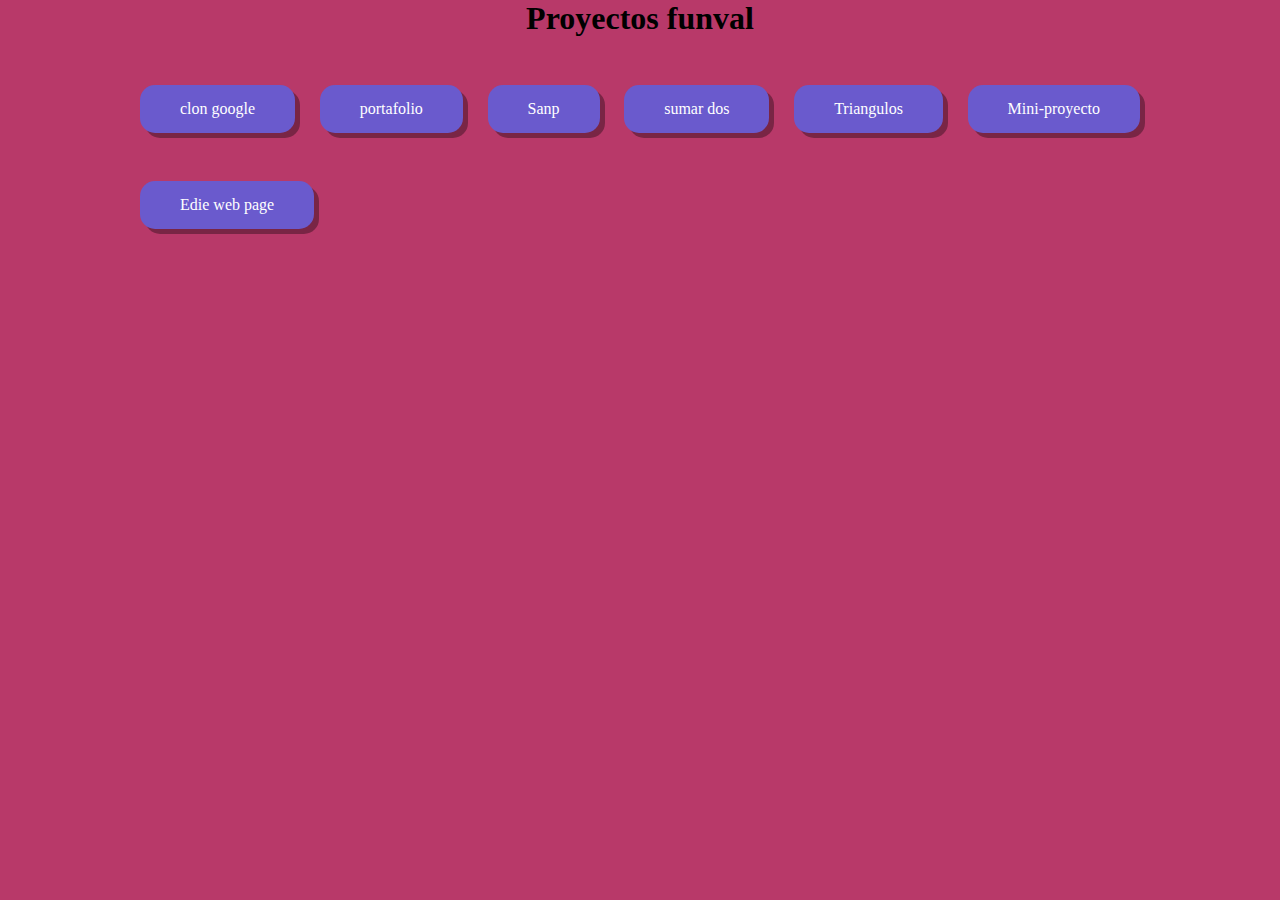
<file: index.html>
<!DOCTYPE html>
<html lang="en">
<head>
    <meta charset="UTF-8">
    <meta http-equiv="X-UA-Compatible" content="IE=edge">
    <meta name="viewport" content="width=device-width, initial-scale=1.0">
    <link rel="stylesheet" href="https://necolas.github.io/normalize.css/8.0.1/normalize.css">
    <title>Ejercicios de funval</title>
    <style>

        *{
            margin: 0;
            padding: 0;
            box-sizing: border-box;
        }

        body{
            display: flex;
            flex-direction: column;
            align-items: center;
            background-color: rgba(163, 0, 62, 0.776);
        }

        a{
            text-decoration: none;
            color: white;
            background-color: slateblue;
            padding: 15px 40px;
            border-radius: 15px;
            box-shadow: 5px 5px rgba(0, 0, 0, 0.341);
            margin-top: 3rem;
        }

        main{
            width: 1000px;
            display: flex;
            justify-content: space-between;
            flex-wrap: wrap;
        }

        a:hover{
            background-color: coral;
            color: black;
        }
    </style>
</head>
<body>
    <h1>Proyectos funval</h1>
    <main>
        <a href="./clon google/Index.html">clon google</a>
        <a href="./portafolio/index.html">portafolio</a>
        <a href="./snap/index.html">Sanp</a>
        <a href="./sumardos/index.html">sumar dos</a>
        <a href="./Triangulos/index.html">Triangulos</a>
        <a href="./Miniprotectos/index.html">Mini-proyecto</a>
        <a href="./Edie/index.html">Edie web page</a>
    </main>
</body>
</html>
</file>
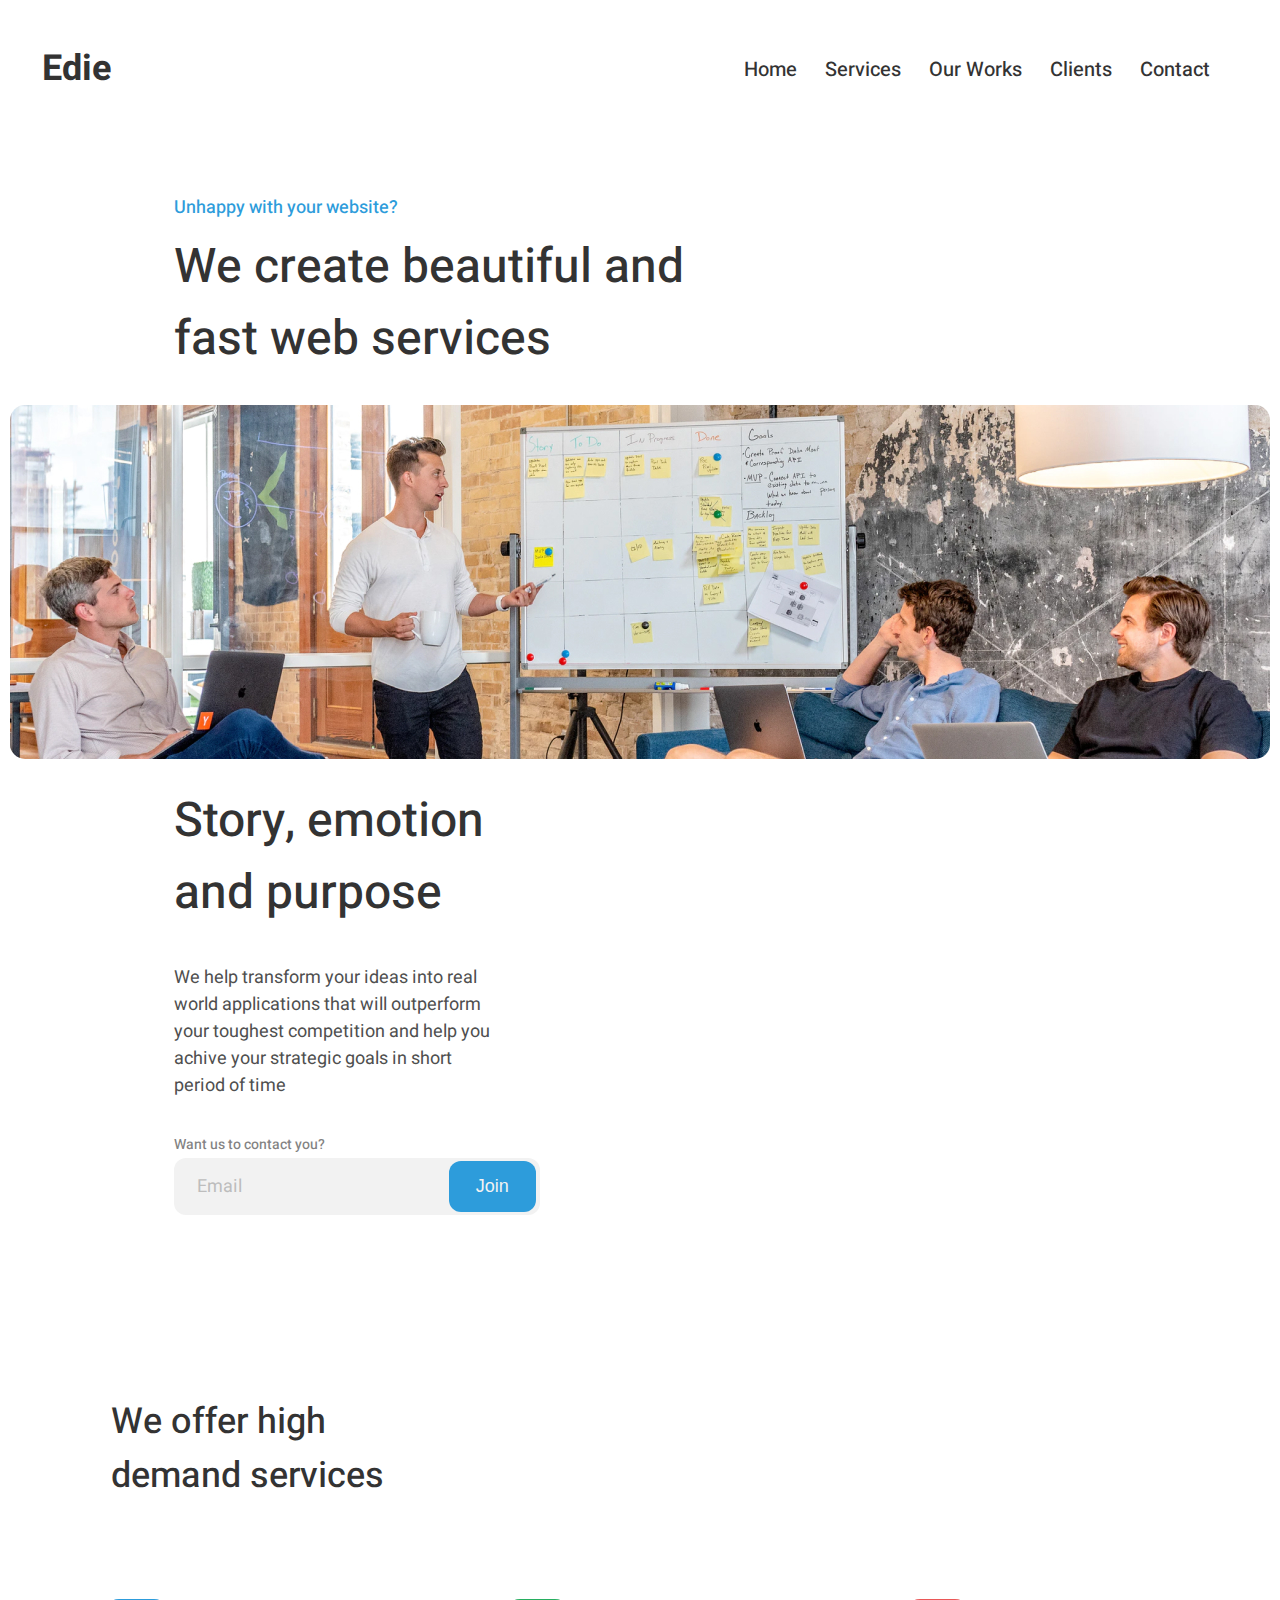
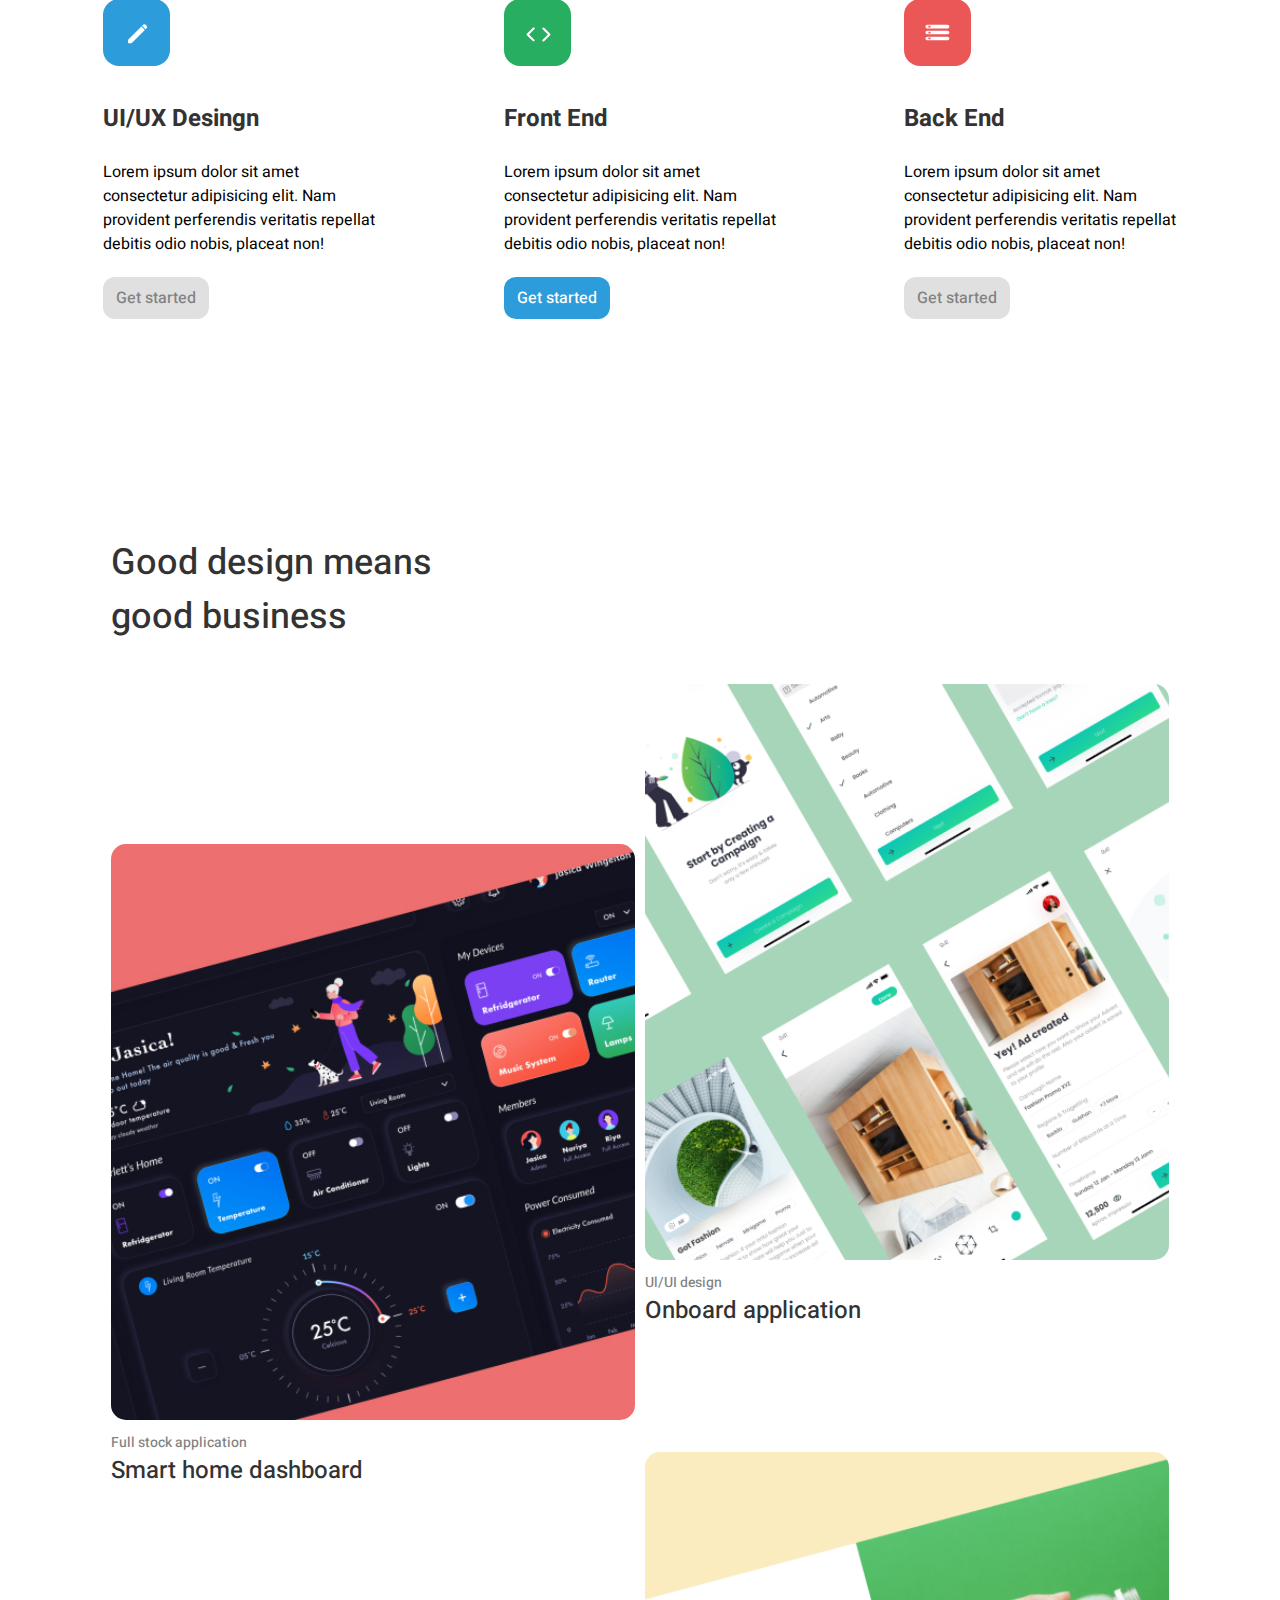
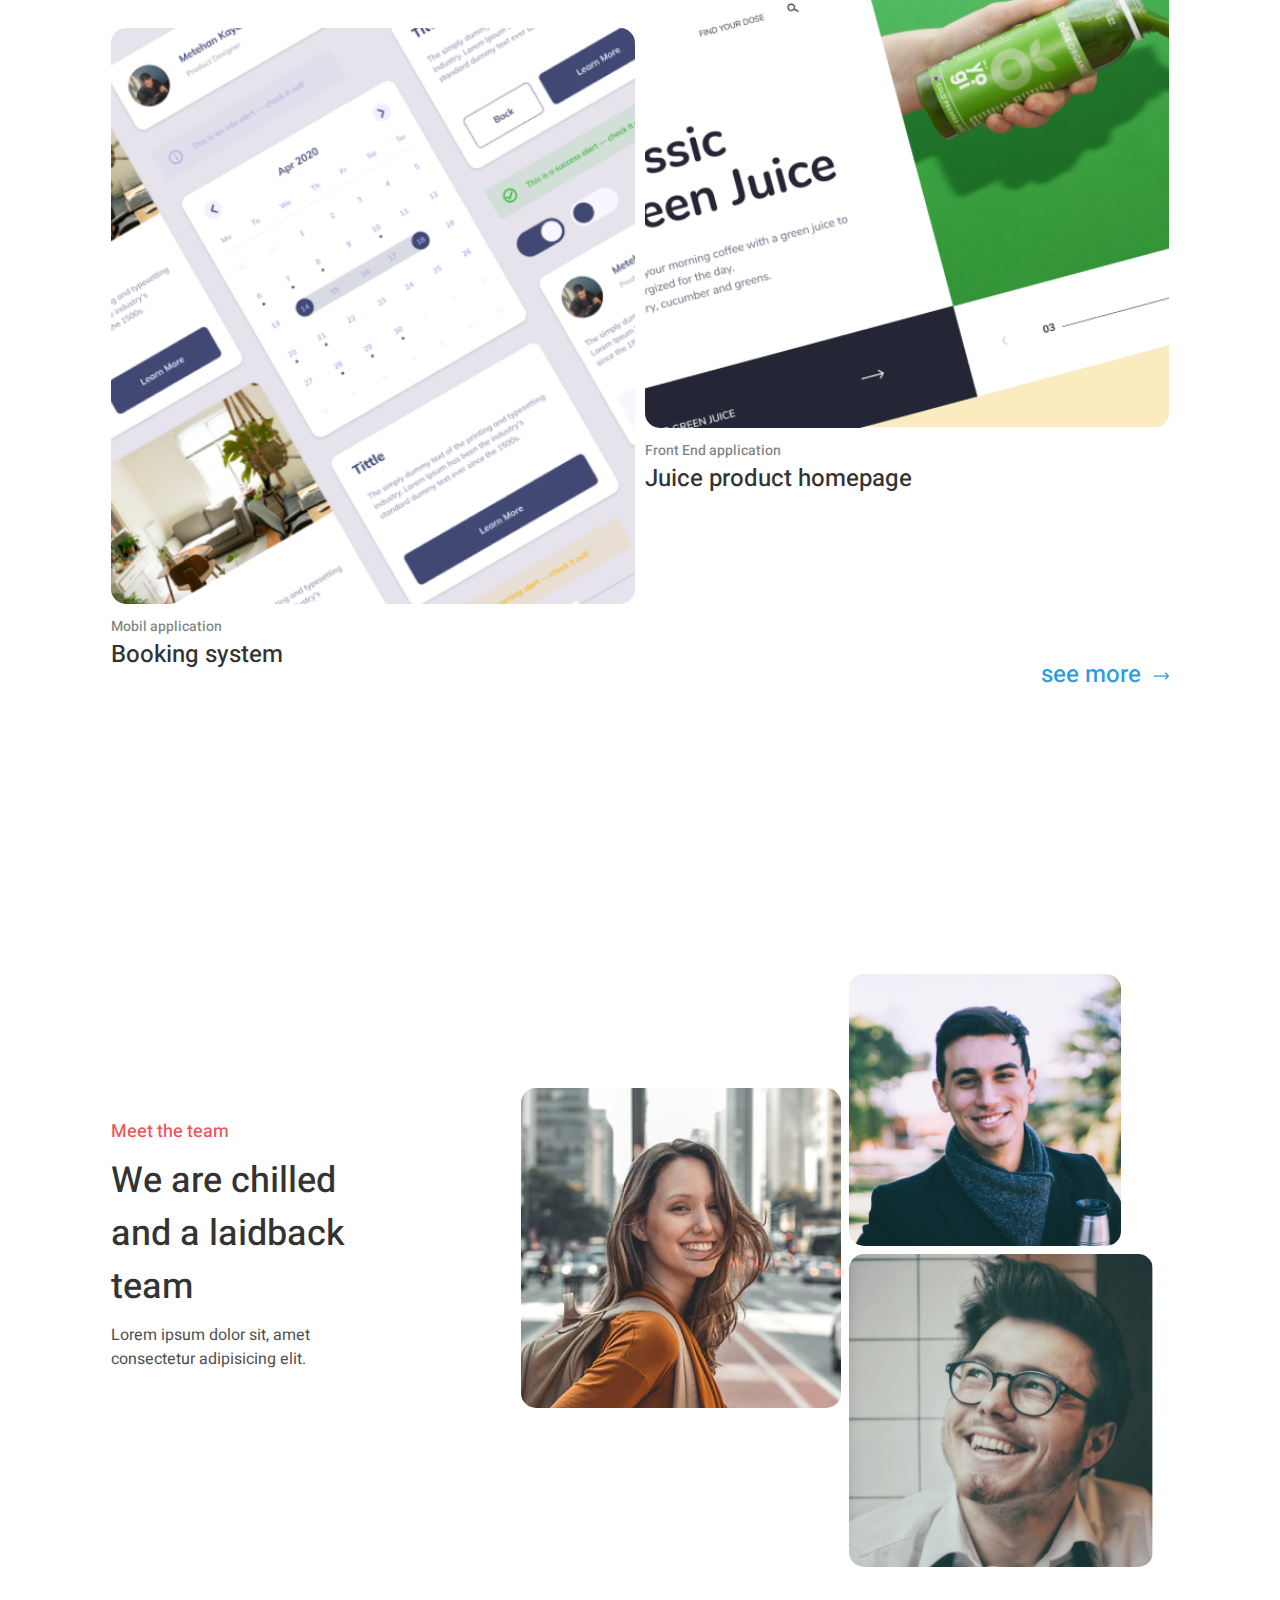
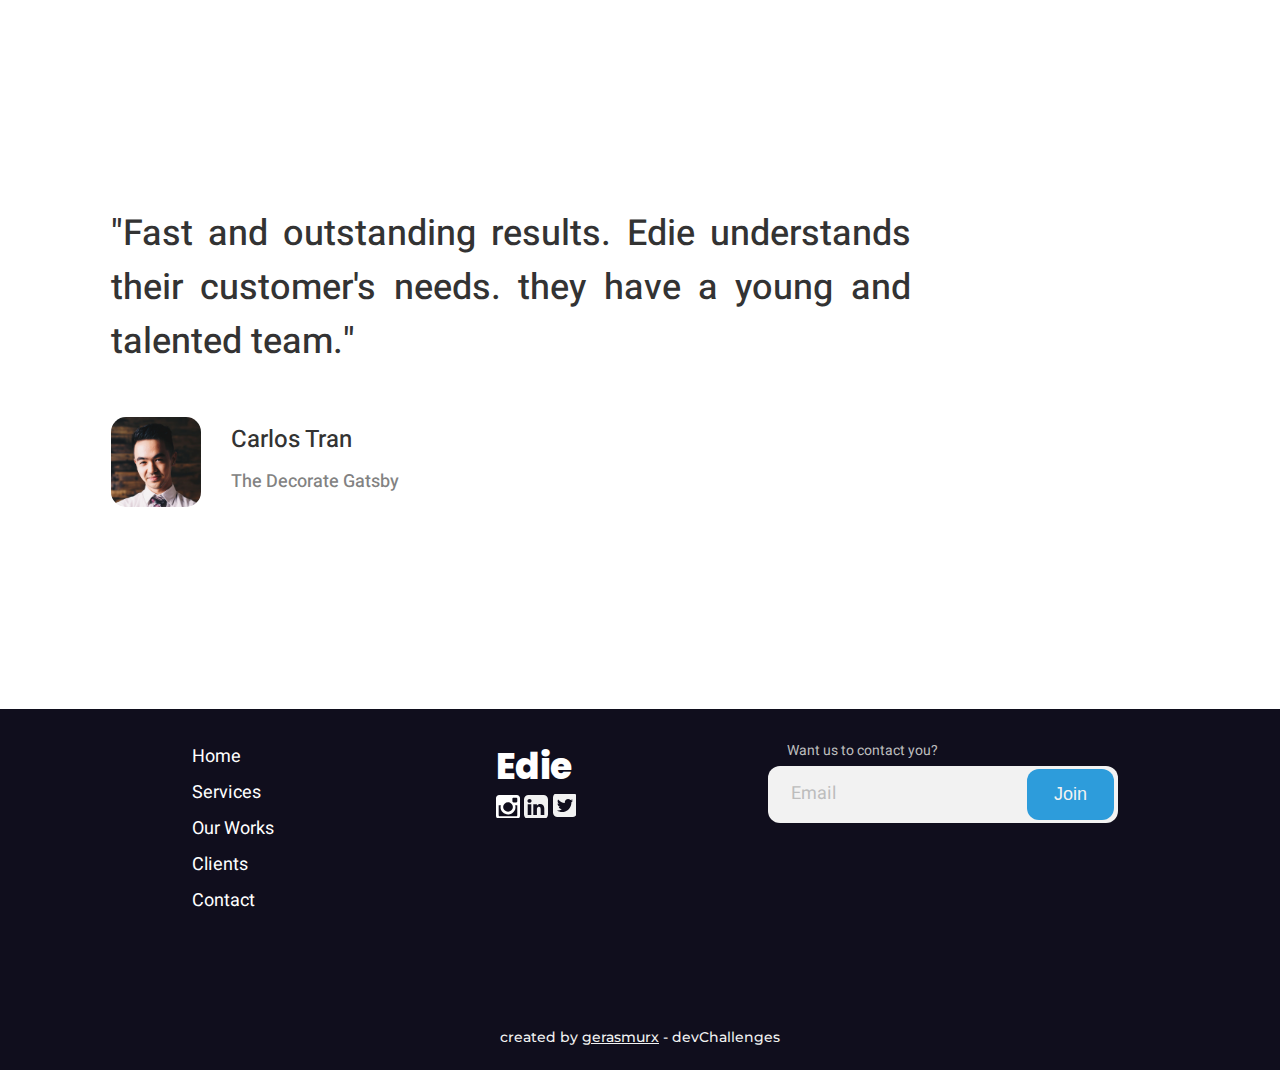
<file: Edie/index.html>
<!DOCTYPE html>
<html lang="en">
  <head>
    <meta charset="utf-8"/>
    <meta name="viewport" content="width=device-width, initial-scale=1, maximum-scale=5"/>
    <link rel="preconnect" href="https://fonts.googleapis.com">
    <link rel="preconnect" href="https://fonts.gstatic.com" crossorigin>
    <link href="https://fonts.googleapis.com/css2?family=Heebo:wght@400;500;700;800&display=swap" rel="stylesheet">
    <link rel="preconnect" href="https://fonts.googleapis.com">
    <link rel="preconnect" href="https://fonts.gstatic.com" crossorigin>
    <link href="https://fonts.googleapis.com/css2?family=Poppins:wght@300;400;500;600;700&display=swap" rel="stylesheet">
    <link rel="preconnect" href="https://fonts.googleapis.com">
    <link rel="preconnect" href="https://fonts.gstatic.com" crossorigin>
    <link href="https://fonts.googleapis.com/css2?family=Montserrat:wght@500&display=swap" rel="stylesheet">
    <link rel="stylesheet" href="https://necolas.github.io/normalize.css/8.0.1/normalize.css">
    <link rel="stylesheet" href="./Style.css">
    <title>Edie HomePage</title>
  </head>
  <body>
    <!-- ------------------------------------header---------------------------------- -->
    <header>
      <a href="#" class="titulo-1">Edie</a>
      <nav>
        <ul class="accesos">
          <li><a href="#">Home</a></li>
          <li><a href="#">Services</a></li>
          <li><a href="#">Our Works</a></li>
          <li><a href="#">Clients</a></li>
          <li><a href="#">Contact</a></li>
        </ul>
      </nav>
      <img src="./imagenes/menu_FILL0_wght400_GRAD0_opsz48.svg" alt="storege" class="hambur">
    </header>
<!-- ---------------------------------------main------------------------------------ -->
    <main>
      <p class="uptext">Unhappy with your website?</p>
      <h1 class="toph1">We create beautiful and fast web services</h1>
      <div class="herotop"><img src="./imagenes/heroImage.jpg" alt="heroe"></div>
<!-- -----------------------------------Primera seccion de tarjeta---------------------- -->
      <section class="topcard">
        <div class="tarjetatop">
          <h1>Story, emotion and purpose</h1>
          <p class="pnormal">We help transform your ideas into real world applications that will outperform your toughest competition and help you achive your strategic goals in short period of time</p>
          <p class="pchico">Want us to contact you?</p>
          <div class="email">
            <p>Email</p>
            <button>Join</button>
          </div>
        </div>
      </section>
<!-------------------------------------- h2----------------------------------------- -->
      <h2 class="middleh2">We offer high demand services</h2>
<!-- -------------------------seccion de tarjetas trio-------------------------------- -->
      <section class="cards-middle">
        <div class="cardm">
          <div class="uiux">
            <img src="./imagenes/edit.svg" alt="edit">
          </div>
          <h3>UI/UX Desingn</h3>
          <p>Lorem ipsum dolor sit amet consectetur adipisicing elit. Nam provident perferendis veritatis repellat debitis odio nobis, placeat non!</p>
          <a href="#" class="greyy">Get started</a>
        </div>
        <div class="cardm">
          <div class="frontend">
            <img src="./imagenes/code.svg" alt="codee">
          </div>
          <h3>Front End</h3>
          <p>Lorem ipsum dolor sit amet consectetur adipisicing elit. Nam provident perferendis veritatis repellat debitis odio nobis, placeat non!</p>
          <a href="#" class="azul">Get started</a>
        </div>
        <div class="cardm">
          <div class="backend">
            <img src="./imagenes/storage.svg" alt="storage">
          </div>
          <h3>Back End</h3>
          <p>Lorem ipsum dolor sit amet consectetur adipisicing elit. Nam provident perferendis veritatis repellat debitis odio nobis, placeat non!</p>
          <a href="#" class="greyy">Get started</a>
        </div>
      </section>
      <h2 class="middleh2">Good design means good business</h2>
      <section>
        <div class="cardmgrid">
          <div class="cardtopizq">
            <div><img src="./imagenes/smarthome.jpg" alt="smarthome"></div>
            <p class="pchico">Full stock application</p>
            <h4>Smart home dashboard</h4>
          </div>
          <div class="cardtopder">
            <div><img src="./imagenes/onboard.png" alt="onbord"></div>
            <p class="pchico">Ul/UI design</p>
            <h4>Onboard application</h4>
          </div>
          <div class="cardbottomizq">
            <div><img src="./imagenes/booking.png" alt="bookings"></div>
            <p class="pchico">Mobil application</p>
            <h4>Booking system</h4>
          </div>
          <div class="cardbottomder">
            <div><img src="./imagenes/juice-product.png" alt="jiugo"></div>
            <p class="pchico">Front End application</p>
            <h4>Juice product homepage</h4>
            <div class="cajaflecha">
              <a href="#" class="flecha">see more<img class="flecha" src="./imagenes/trending_flat.svg" alt="flecha"></a>
            </div>
          </div>
        </div>
      </section>
      <section class="meetteam">
        <div class="tarjetaizq">
          <p class="naranja">Meet the team</p>
          <h2>We are chilled and a laidback team</h2>
          <p class="pchico">Lorem ipsum dolor sit, amet consectetur adipisicing elit.</p>
        </div>
        <div class="gridbottom">
          <div class="img1"><div class="cajaimg1"><img src="./imagenes/person3.png" alt="person3"></div></div>
          <div class="img2"><img src="./imagenes/person2.png" alt="person2"></div>
          <div class="img3"><img src="./imagenes/person1.png" alt="person1"></div>
        </div>
      </section>
      <h3 class="h3bottom">"Fast and outstanding results. Edie understands their customer's needs. they have a young and talented team."</h3>
      <section class="cards">
        <div class="tarjetabottom">
          <img src="./imagenes/person4.png" alt="person4">
          <h4 class="nombre">Carlos Tran</h4>
          <p class="pchico">The Decorate Gatsby</p>
        </div>
      </section>
    </main>
<!-- ----------------------------------aqui empieza el footer ----------------------------->
    <footer>
      <section class="foot1">
        <nav>
          <ul class="accesos2">
            <li><a href="#">Home</a></li>
            <li><a href="#">Services</a></li>
            <li><a href="#">Our Works</a></li>
            <li><a href="#">Clients</a></li>
            <li><a href="#">Contact</a></li>
          </ul>
        </nav>
        <div class="sociales">
          <h2>Edie</h2>
          <div class="iconos">
            <a href="#"><svg width="24" height="24" viewBox="0 0 24 24" fill="none" xmlns="http://www.w3.org/2000/svg">
              <g clip-path="url(#clip0)">
              <path d="M23.0949 1.9064C22.4907 1.30204 21.7667 1 20.9232 1H3.07926C2.23547 1 1.51164 1.30215 0.907288 1.9064C0.303041 2.51048 0.000999451 3.23442 0.000999451 4.07804V21.9218C0.000999451 22.7653 0.302986 23.4894 0.907288 24.0935C1.51164 24.6977 2.23563 25 3.07926 25H20.923C21.7663 25 22.4906 24.6977 23.0948 24.0935C23.6991 23.4894 24.0009 22.7653 24.0009 21.9218V4.07804C24.0008 3.23425 23.6991 2.5107 23.0949 1.9064ZM8.61845 9.64832C9.56108 8.737 10.6939 8.28112 12.0169 8.28112C13.35 8.28112 14.488 8.737 15.4308 9.64832C16.3737 10.5598 16.8448 11.6615 16.8448 12.9531C16.8448 14.2446 16.3737 15.3463 15.4308 16.2575C14.488 17.1692 13.3504 17.625 12.0169 17.625C10.694 17.625 9.56124 17.1688 8.61845 16.2575C7.67561 15.3462 7.20424 14.2446 7.20424 12.9531C7.20424 11.6615 7.67561 10.5599 8.61845 9.64832ZM21.2826 21.2814C21.2826 21.5521 21.1885 21.7785 21.0012 21.9609C20.8133 22.1432 20.5897 22.2343 20.3291 22.2343H3.62621C3.35541 22.2343 3.12868 22.1432 2.94655 21.9609C2.76414 21.7789 2.67302 21.5521 2.67302 21.2814V11.1561H4.87607C4.66784 11.8124 4.56369 12.4948 4.56369 13.203C4.56369 15.2034 5.29277 16.9089 6.75109 18.3206C8.20958 19.7318 9.96475 20.4377 12.0168 20.4377C13.371 20.4377 14.6209 20.1147 15.7671 19.4689C16.913 18.8227 17.8186 17.9453 18.4858 16.8359C19.1525 15.7264 19.4859 14.5154 19.4859 13.203C19.4859 12.4949 19.3813 11.8126 19.1731 11.1561H21.2827V21.2815H21.2826V21.2814ZM21.2826 7.32793C21.2826 7.63002 21.1784 7.88527 20.9697 8.09357C20.7615 8.30202 20.5064 8.40611 20.2042 8.40611H17.4855C17.1836 8.40611 16.9281 8.30197 16.7199 8.09357C16.5116 7.88527 16.4075 7.63002 16.4075 7.32793V4.75004C16.4075 4.45834 16.5116 4.20578 16.7199 3.99217C16.9282 3.77868 17.1836 3.6718 17.4855 3.6718H20.2042C20.5064 3.6718 20.7616 3.77863 20.9697 3.99217C21.1784 4.20578 21.2826 4.45834 21.2826 4.75004V7.32793Z" fill="white"/></g><defs><clipPath id="clip0"><rect width="24" height="24" fill="white"/></clipPath></defs></svg></a>
            <a href="#"><svg width="24" height="24" viewBox="0 0 24 24" fill="none" xmlns="http://www.w3.org/2000/svg">
              <g clip-path="url(#clip0)">
              <path d="M22.6796 2.32019C21.7998 1.44012 20.7397 1 19.5002 1H4.50013C3.26066 1 2.20059 1.44012 1.32035 2.32019C0.440277 3.20043 0.00015831 4.26044 0.00015831 5.49997V20.4999C0.00015831 21.7393 0.440277 22.7994 1.32035 23.6797C2.20059 24.5599 3.26066 25 4.50013 25H19.5001C20.7395 25 21.7996 24.5599 22.6795 23.6797C23.5597 22.7994 23.9998 21.7394 23.9998 20.4999V5.49997C23.9998 4.26044 23.5596 3.20026 22.6796 2.32019ZM7.31257 21.0936H3.70319V10.2498H7.31257V21.0936ZM6.98465 8.2422C6.60971 8.60159 6.11486 8.78132 5.50022 8.78132H5.48446C4.89077 8.78132 4.40917 8.60159 4.03927 8.2422C3.66931 7.8828 3.48444 7.43754 3.48444 6.9063C3.48444 6.36466 3.67467 5.91666 4.05476 5.56241C4.43511 5.20827 4.92722 5.03112 5.5313 5.03112C6.13544 5.03112 6.61983 5.20827 6.98448 5.56241C7.34902 5.91666 7.53657 6.36466 7.54692 6.9063C7.54686 7.43732 7.35959 7.88258 6.98465 8.2422ZM20.297 21.0936H16.6876V15.2968C16.6876 13.6616 16.0836 12.8438 14.8752 12.8438C14.4169 12.8438 14.0313 12.9714 13.7189 13.2266C13.4062 13.4817 13.1719 13.7916 13.0158 14.1565C12.9428 14.3438 12.9064 14.6354 12.9064 15.0311V21.0935H9.29705C9.3283 14.552 9.3283 10.9373 9.29705 10.2497H12.9064V11.7807C13.6653 10.5941 14.743 9.99961 16.1409 9.99961C17.3909 9.99961 18.3962 10.4112 19.1566 11.2339C19.917 12.0569 20.2972 13.2706 20.2972 14.8743V21.0936H20.297Z" fill="#F2F2F2"/></g><defs><clipPath id="clip0"><rect width="24" height="24" fill="white"/></clipPath></defs></svg></a>
            <a href="#"><svg width="24" height="24" viewBox="0 0 24 24" fill="none" xmlns="http://www.w3.org/2000/svg">
              <g clip-path="url(#clip0)">
              <path d="M23.6796 0.320191C22.7998 -0.559882 21.7397 -1 20.5002 -1H5.50013C4.26066 -1 3.20059 -0.559882 2.32035 0.320191C1.44028 1.20043 1.00016 2.26044 1.00016 3.49997V18.4999C1.00016 19.7393 1.44028 20.7994 2.32035 21.6797C3.20059 22.5599 4.26066 23 5.50013 23H20.5001C21.7395 23 22.7996 22.5599 23.6795 21.6797C24.5597 20.7994 24.9998 19.7394 24.9998 18.4999V3.49997C24.9998 2.26044 24.5596 1.20026 23.6796 0.320191ZM19.3595 8.23444C19.3699 8.32819 19.3752 8.46856 19.3752 8.65639C19.3752 9.53143 19.2475 10.409 18.9924 11.289C18.7373 12.1694 18.3466 13.0131 17.8204 13.8204C17.2947 14.6275 16.6671 15.3413 15.938 15.961C15.2087 16.5805 14.3339 17.0756 13.3128 17.4451C12.2922 17.8151 11.1983 18.0002 10.0317 18.0002C8.21937 18.0002 6.5423 17.5103 5.00058 16.5315C5.25057 16.5626 5.51113 16.5783 5.78181 16.5783C7.29229 16.5783 8.65167 16.1096 9.86005 15.1718C9.15182 15.1617 8.5189 14.9431 7.96166 14.5156C7.40426 14.0885 7.01635 13.5469 6.79755 12.8907C7.06829 12.9322 7.27138 12.9529 7.40678 12.9529C7.63592 12.9529 7.90163 12.9113 8.20361 12.8282C7.44323 12.6821 6.8027 12.3049 6.28186 11.6955C5.7609 11.086 5.50051 10.3908 5.50051 9.60958V9.57833C6.05244 9.83856 6.57328 9.97395 7.06293 9.98452C6.11499 9.34897 5.64105 8.43764 5.64105 7.25017C5.64105 6.66677 5.79199 6.11474 6.09409 5.59389C6.91691 6.60438 7.91711 7.41156 9.09403 8.0157C10.2711 8.61978 11.5316 8.95849 12.8753 9.03133C12.8233 8.83343 12.7972 8.58333 12.7972 8.28134C12.7972 7.37495 13.1175 6.60165 13.7582 5.96095C14.3987 5.32031 15.1722 4.99988 16.0783 4.99988C17.0369 4.99988 17.8339 5.34374 18.4692 6.03128C19.188 5.89588 19.8862 5.63012 20.5631 5.23444C20.3028 6.03631 19.8181 6.64576 19.1101 7.06245C19.787 6.96854 20.417 6.79155 21.0002 6.53116C20.5628 7.19779 20.0157 7.76548 19.3595 8.23444Z" fill="#F2F2F2"/></g><defs><clipPath id="clip0"><rect width="24" height="24" fill="white"/></clipPath></defs></svg></a>
          </div>
        </div>
        <div class="emailbottom">
          <p class="pchico">Want us to contact you?</p>
          <div class="email">
            <p>Email</p>
            <button>Join</button>
          </div>
        </div>
      </section>
      <p class="fin">created by <u>gerasmurx</u> - devChallenges</p>
    </footer>
  </body>
</html>
</file>
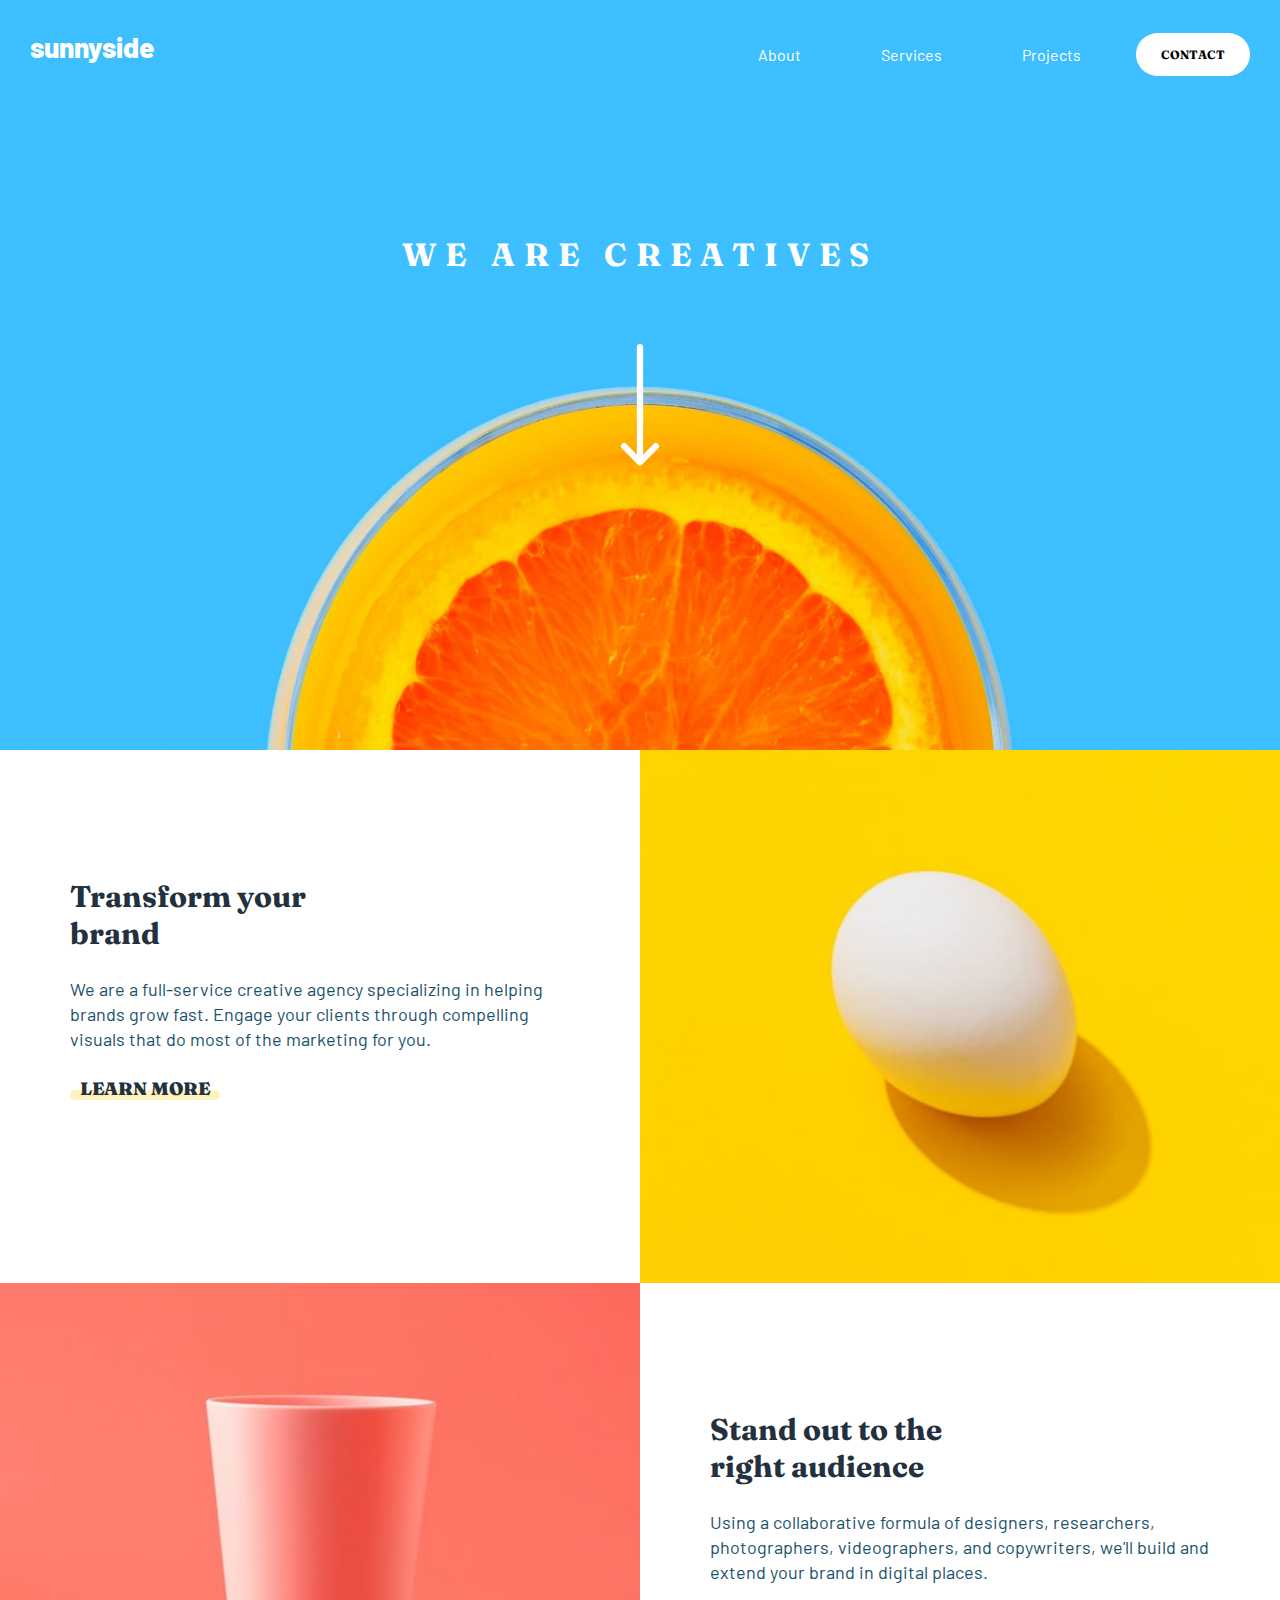
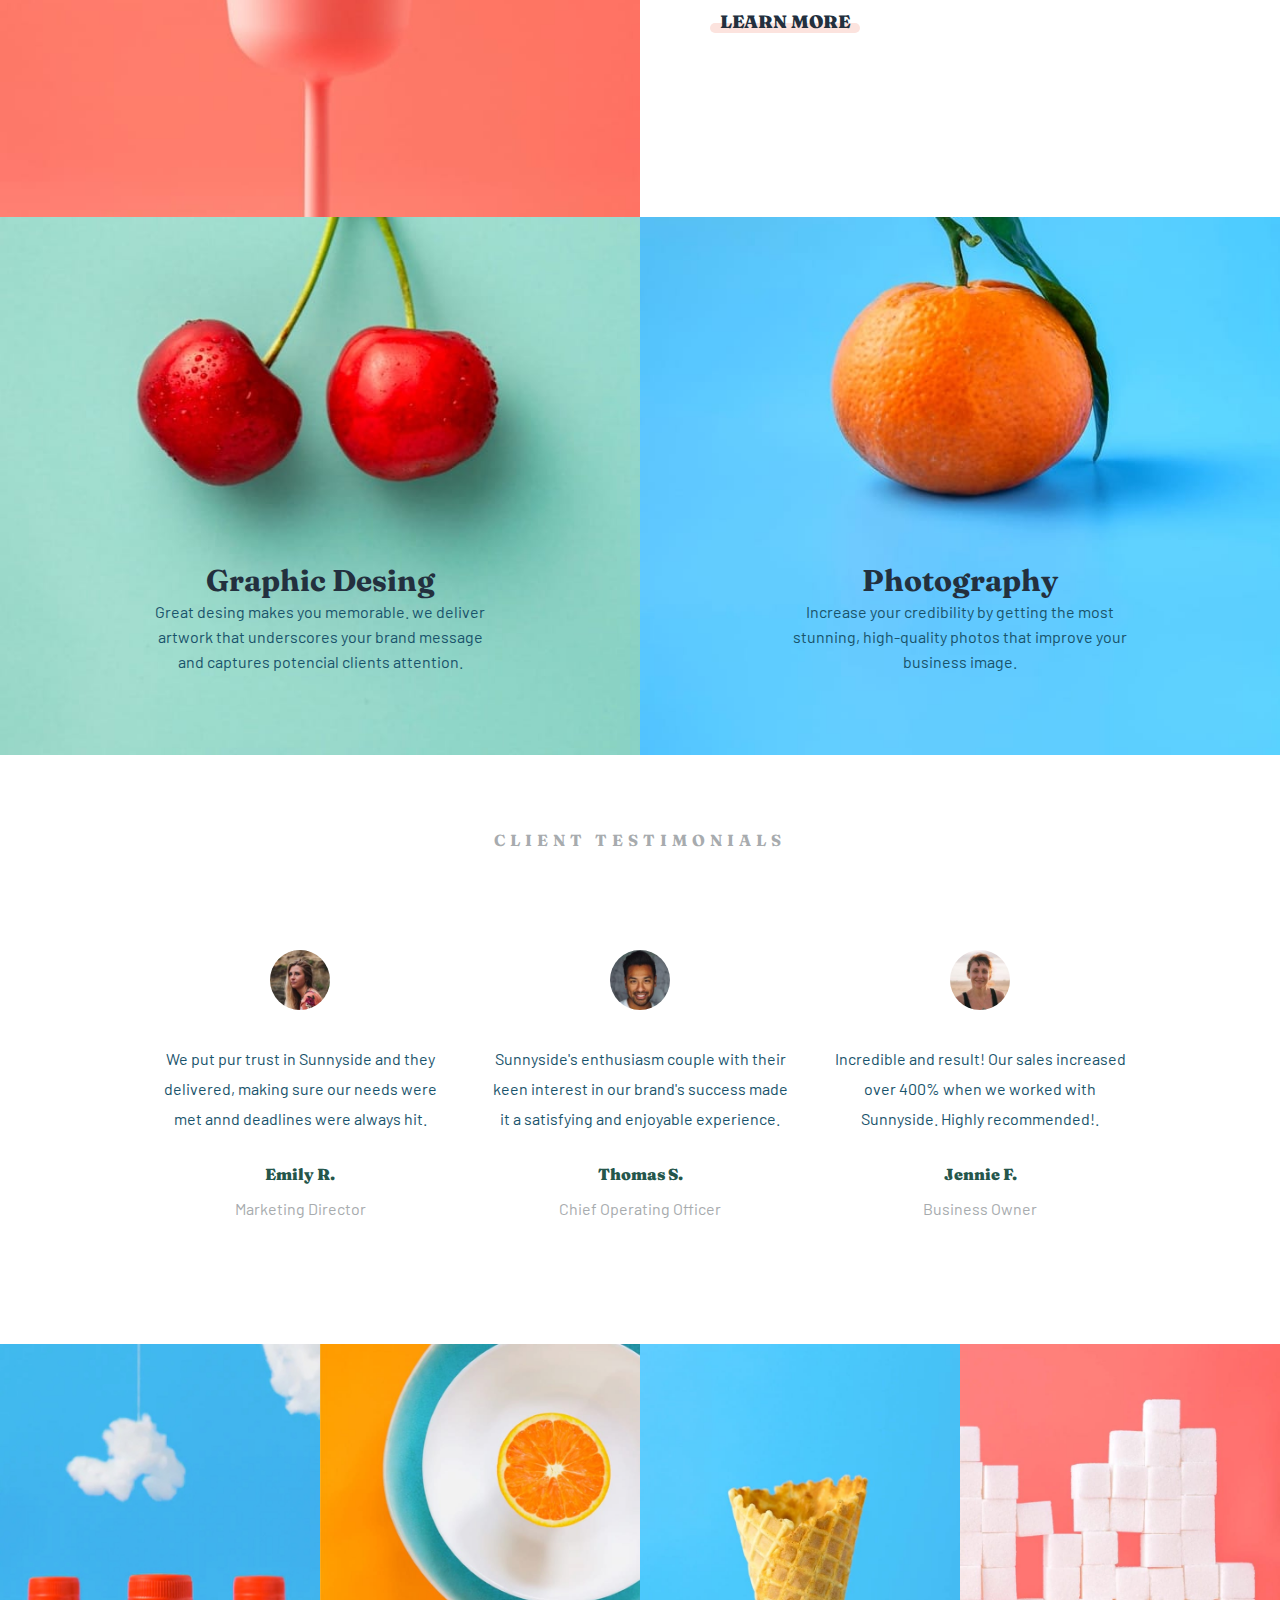
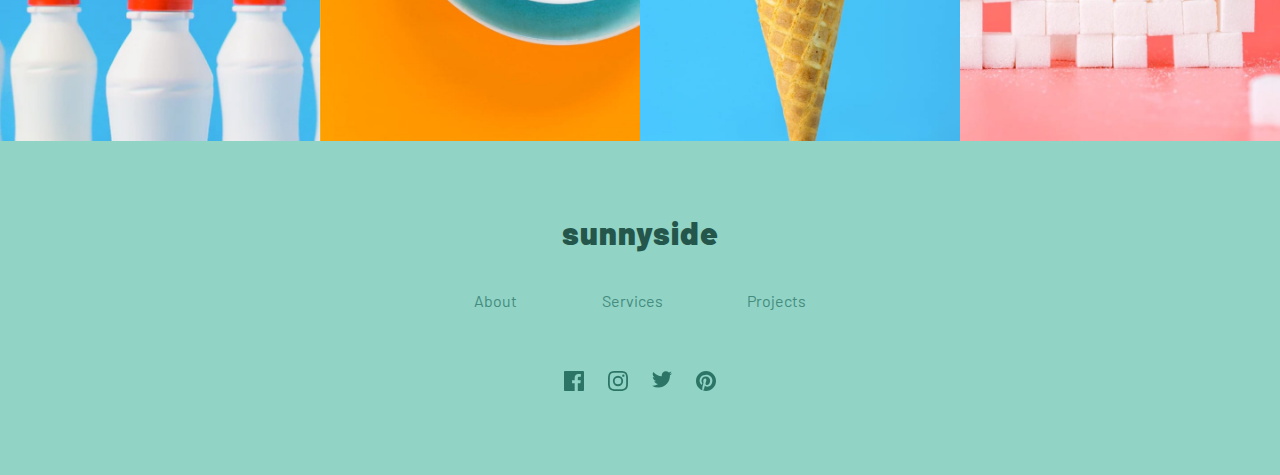
<file: Miniprotectos/index.html>
<!DOCTYPE html>
<html lang="en">
<head>
    <meta charset="UTF-8">
    <meta http-equiv="X-UA-Compatible" content="IE=edge">
    <meta name="viewport" content="width=device-width, initial-scale=1.0">
    <link rel="preconnect" href="https://fonts.googleapis.com">
    <link rel="preconnect" href="https://fonts.gstatic.com" crossorigin>
    <link href="https://fonts.googleapis.com/css2?family=Barlow:wght@600;700;800;900&family=Fraunces:opsz,wght@9..144,700;9..144,900&display=swap" rel="stylesheet">
    <link rel="stylesheet" href="https://necolas.github.io/normalize.css/8.0.1/normalize.css">
    <link rel="stylesheet" href="./style.css">
    <title>Sunnyside</title>
</head>
<body>
    <header>
        <nav>
            <a class="logohead" href="#">sunnyside</a>
            <ul class="navi">
                <li><a href="#">About</a></li>
                <li><a href="#">Services</a></li>
                <li><a href="#">Projects</a></li>
                <li><a class="cont" href="#">CONTACT</a></li>
            </ul>
            <!-- <div class="hambu">
                <a href="#"><img src="./images/icon-hamburger.svg" alt="hamnbu"></a>
            </div> -->
        </nav>
        <div class="hambu">
            <a href="#"><img src="./images/icon-hamburger.svg" alt="hamnbu"></a>
        </div>
        <h1>WE ARE CREATIVES</h1>
        <div class="flecha">
            <img src="./images/icon-arrow-down.svg" alt="flecha">
        </div>
    </header>
<!-- ------------------Aqui va el main-------------------  -->
    <main>
        <div class="items1">
            <div class="txt-huevo">
                <h1>Transform your brand</h1>
                <p>We are a full-service creative agency specializing in helping brands grow fast. Engage your clients through compelling visuals that do most of the marketing for you.</p>
                <a class="lernh" href="#"> LEARN MORE </a>
            </div>
            <div class="huevo">
                <img src="./images/mobile/image-transform.jpg" alt="Huevo">
            </div>
        </div>
        <div class="items2">
            <div class="copas">
                <img src="./images/mobile/image-stand-out.jpg" alt="copa">
            </div>
            <div class="copa">
                <h1>Stand out to the right audience</h1>
                <p>Using a collaborative formula of designers, researchers, photographers, videographers, and copywriters, we'll build and extend your brand in digital places.</p>
                <a class="lernc" href="#">LEARN MORE</a>
            </div>
        </div>
        <div class="items3">
            <div class="cereza">
                <h1>Graphic Desing</h1>
                <p>Great desing makes you memorable. we deliver artwork that underscores your brand message and captures potencial clients attention.</p>
            </div>
            <div class="naranja">
                <h1>Photography</h1>
                <p>Increase your credibility by getting the most stunning, high-quality photos that improve your business image.</p>
            </div>
        </div>
        <section class="test">
            <h1>CLIENT TESTIMONIALS</h1>
            <div class="gente">
                <div class="emili">
                    <img src="./images/image-emily.jpg" alt="emily">
                    <p>We put pur trust in Sunnyside and they delivered, making sure our needs were met annd deadlines were always hit.</p>
                    <h2>Emily R.</h2>
                    <p class="greey">Marketing Director</p>
                </div>
                <div class="tomas">
                    <img src="./images/image-thomas.jpg" alt="thomas">
                    <p>Sunnyside's enthusiasm couple with their keen interest in our brand's success made it a satisfying and enjoyable experience.</p>
                    <h2>Thomas S.</h2>
                    <p class="greey">Chief Operating Officer</p>
                </div>
                <div class="jenni">
                    <img src="./images/image-jennie.jpg" alt="jennie">
                    <p>Incredible and result! Our sales increased over 400% when we worked with Sunnyside. Highly recommended!.</p>
                    <h2>Jennie F.</h2>
                    <p class="greey">Business Owner</p>
                </div>
            </div>
        </section>
        <div class="cuadri">
            <div class="items4">
                <div class="botellas">
                    <img src="./images/mobile/image-gallery-milkbottles.jpg" alt="botellas">
                </div>
                <div class="oran">
                    <img src="./images/mobile/image-gallery-orange.jpg" alt="plato">
                </div>
            </div>
            <div class="items5">
                <div class="vono">
                    <img src="./images/mobile/image-gallery-cone.jpg" alt="cono">
                </div>
                <div class="sugi">
                    <img src="./images/mobile/image-gallery-sugar-cubes.jpg" alt="sugar">
                </div>
            </div>
        </div>
    </main>
    <footer>
        <h1>sunnyside</h1>
        <ul class="refer">
            <li><a href="#">About</a></li>
            <li><a href="#">Services</a></li>
            <li><a href="#">Projects</a></li>
        </ul>
        <ul class="social">
            <li><a href="#"><img class="faceb" src="./images/icon-facebook.svg" alt="face"></a></li>
            <li><a href="#"><img class="insta" src="./images/icon-instagram.svg" alt="inst"></a></li>
            <li><a href="#"><img class="tiwtt" src="./images/icon-twitter.svg" alt="tewt"></a></li>
            <li><a href="#"><img class="pintt" src="./images/icon-pinterest.svg" alt="pint"></a></li>
        </ul>
    </footer>
    
</body>
</html>
</file>
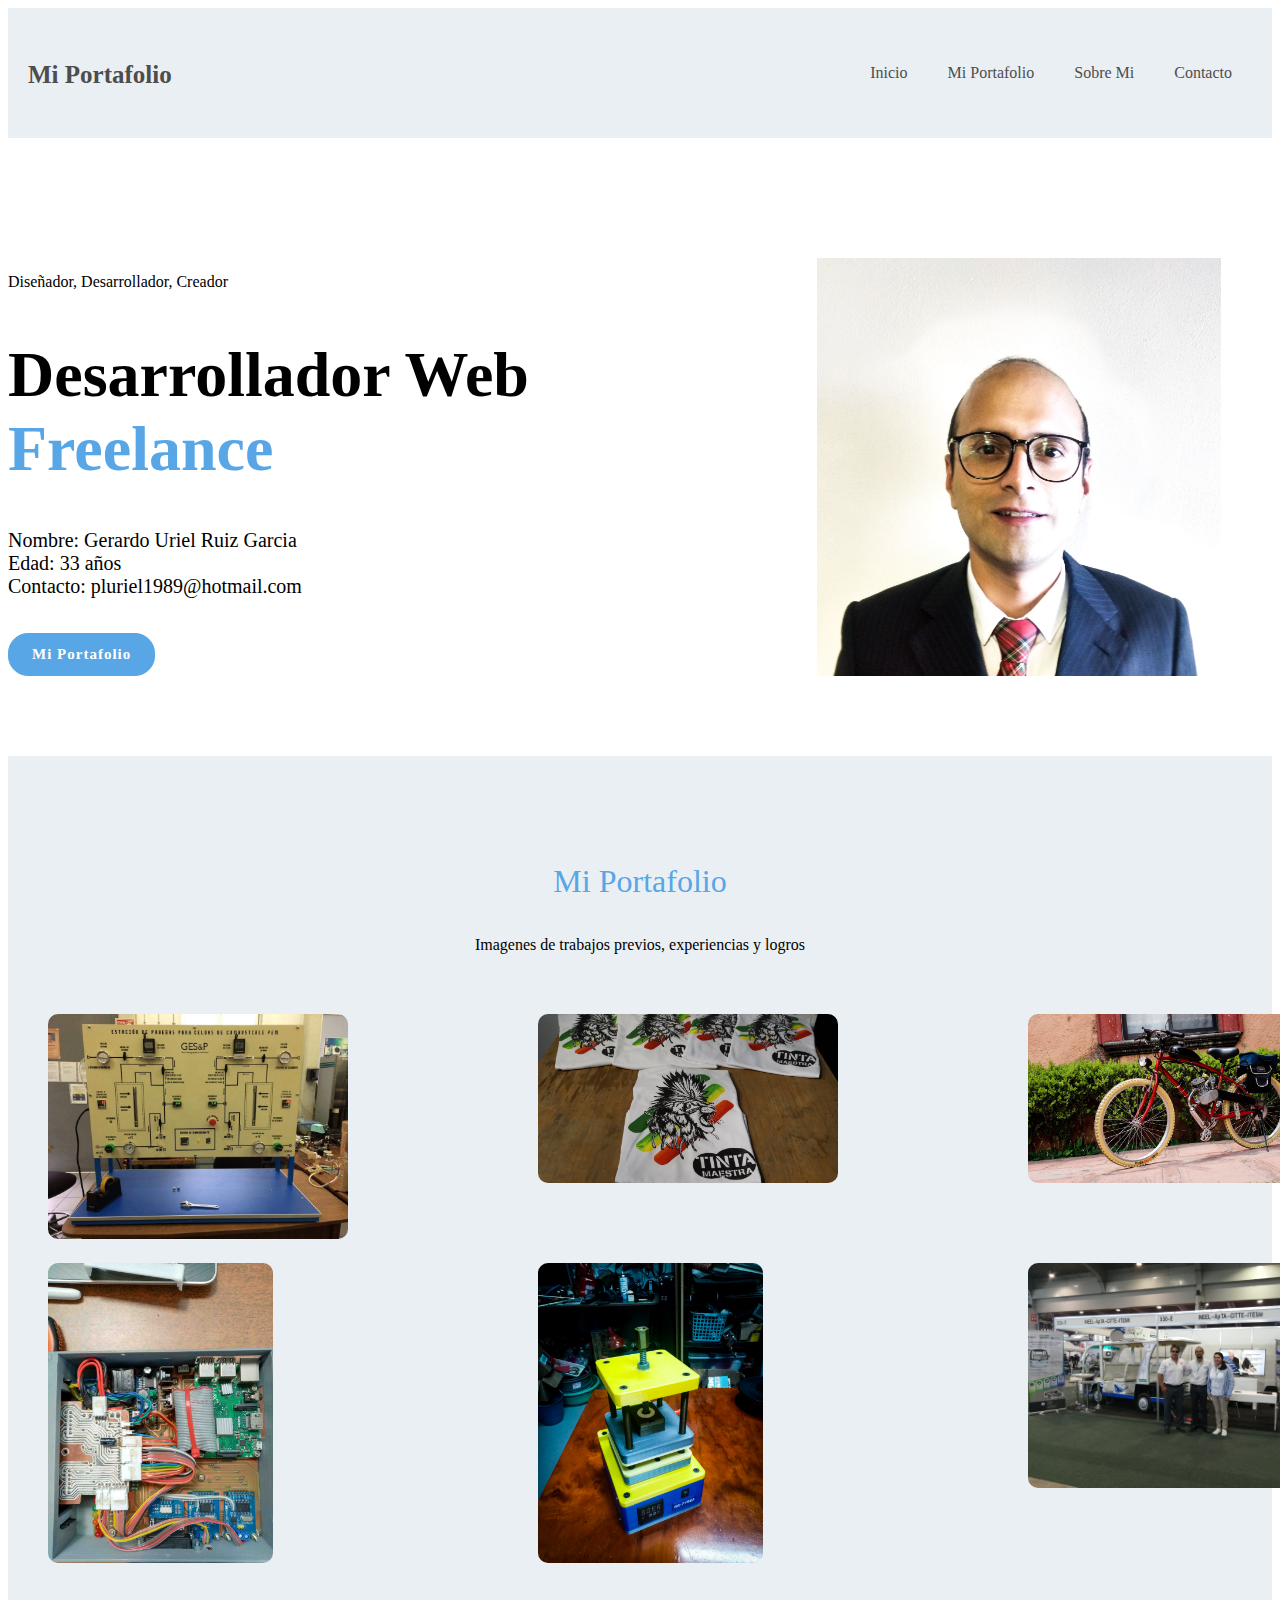
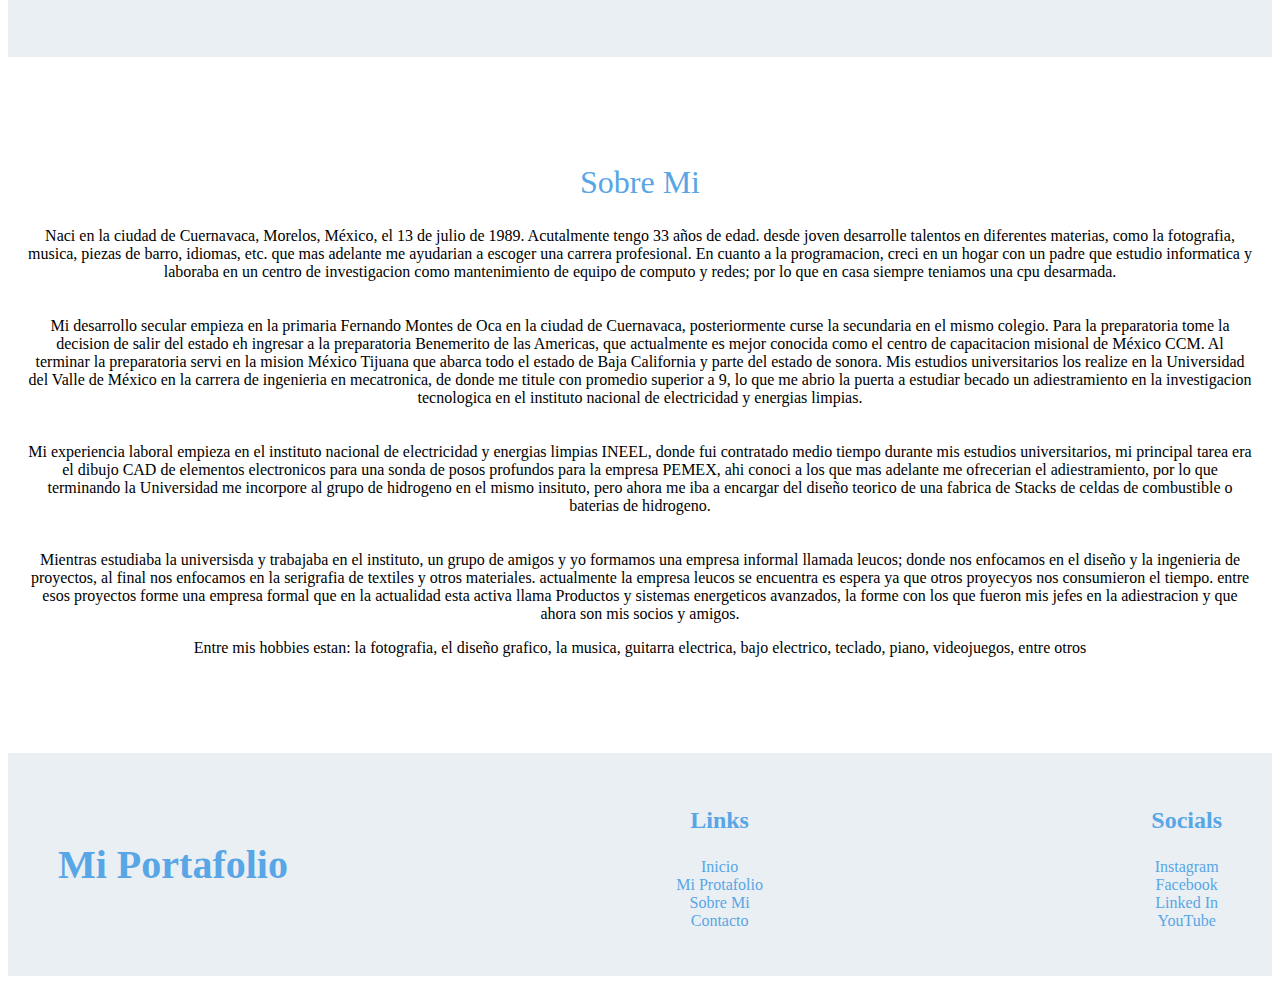
<file: portafolio/index.html>
<!DOCTYPE html>
<html lang="en">
<head>
    <meta charset="UTF-8">
    <meta http-equiv="X-UA-Compatible" content="IE=edge">
    <meta name="viewport" content="width=device-width, initial-scale=1.0">
    <title>Mi portafolio</title>
</head>
<body>
    <header style="height: 10vh; margin-bottom: 5rem;">
        <nav style="color: #fff; overflow: auto; padding-top: 20px; padding-bottom: 20px; background-color: #eaeff4;">
            <div style="margin: auto; max-width: 1300px; overflow: auto; padding: 0 20px;">
                <h1 style="font-size: 2.5rem; float: left; padding-top: 16px; font-size: 25px;">
                    <a style="text-decoration: none; color: #4d4d4d;" href="#">Mi Portafolio</a>
                </h1>
                <ul style="list-style: none; float: right;">
                    <li style="float: left;"><a style="text-decoration: none; color: #4d4d4d; display: block; padding: 20px; text-align: center;" href="#">Inicio</a></li>
                    <li style="float: left;"><a style="text-decoration: none; color: #4d4d4d; display: block; padding: 20px; text-align: center;" href="#">Mi Portafolio</a></li>
                    <li style="float: left;"><a style="text-decoration: none; color: #4d4d4d; display: block; padding: 20px; text-align: center;" href="#">Sobre Mi</a></li>
                    <li style="float: left;"><a style="text-decoration: none; color: #4d4d4d; display: block; padding: 20px; text-align: center;" href="#">Contacto</a></li>
                </ul>
            </div>
        </nav>
    </header>
    <main>
        <div style="margin: auto; max-width: 1300px; overflow: auto; padding: 80px 0;">
            <div style="display: flex;">
                <div style="width: 60%;">
                    <p style="font-size: 1rem; margin: 10px 0; line-height: 1.7rem; font-weight: 300;">Diseñador, Desarrollador, Creador</p>
                    <h1 style="font-size: 4rem;">Desarrollador Web <br> <span style="color: #58a6e5;">Freelance</span> 
                    </h1>
                    <p style="font-size: 1.25rem; padding-bottom: 15px;">Nombre: Gerardo Uriel Ruiz Garcia <br>Edad: 33 años <br>Contacto: pluriel1989@hotmail.com </p>
                    <a style="text-decoration: none; display: inline-block; font-size: 15px; padding: 12px 23px; font-weight: bold; letter-spacing: 1px; border-radius: 4px; border-radius: 20px; background: #58a6e5; border: 1px solid #58a6e5; color: #fff;" href="#"> Mi Portafolio</a>
                </div>
                <div style="width: 40%; display: flex; justify-content: center;">
                    <img style="width: 80%;" src="./imagenes/fotop.jpg" alt="ports">
                </div>
            </div>
        </div>
    </main>
    <section style="padding: 80px 0; text-align: center; background-color: #eaeff4;">
        <div style="margin: auto; max-width: 1300px; overflow: auto; padding: 0 20px;">
            <h2 style="font-size: 2rem; font-weight: 500; color: #58a6e5;">Mi Portafolio</h2>
            <p style="width: 500px; margin: 0 auto; padding-top: 10px; padding-bottom: 50px;">Imagenes de trabajos previos, experiencias y logros</p>
        </div>
        <div style="width: 1300px; display: flex; justify-content: space-between; margin-left: 30px;">
            <a style="text-decoration: none;" href="#"><img style="width: 300px; padding: 10px; border-radius: 20px;" src="./imagenes/13265967_566016346901368_7573246574826998706_n.jpg" alt="port1"></a>
            <a style="text-decoration: none;" href="#"><img style="width: 300px; padding: 10px; border-radius: 20px;" src="./imagenes/14524474_628366200666382_7457879311405147811_o.jpg" alt="port2"></a>
            <a style="text-decoration: none;" href="#"><img style="width: 300px; padding: 10px; border-radius: 20px;" src="./imagenes/19250508_771587716344229_1518062159273905702_o.jpg" alt="port3"></a>
        </div>
        <div style="width: 1300px; display: flex; justify-content: space-between; margin-left: 30px;">
            <a style="text-decoration: none;" href="#"><img style="height: 300px; padding: 10px; border-radius: 20px;" src="./imagenes/facbo-11.jpg" alt="port4"></a>
            <a style="text-decoration: none;" href="#"><img style="height: 300px; padding: 10px; border-radius: 20px;" src="./imagenes/facbo-30.jpg" alt="port5"></a>
            <a style="text-decoration: none;" href="#"><img style="width: 300px; padding: 10px; border-radius: 20px;" src="./imagenes/IMG-20191006-WA0007.jpg" alt="port6"></a>
        </div>
    </section>
    <section style="padding: 80px 0; text-align: center;">
        <div style="margin: auto; max-width: 1300px; overflow: auto; padding: 0 20px;">
            <h2 style="font-size: 2rem; font-weight: 500; color: #58a6e5;">
                Sobre Mi
            </h2>
            <p style="padding-bottom: 20px;">Naci en la ciudad de Cuernavaca, Morelos, México, el 13 de julio de 1989. Acutalmente tengo 33 años de edad. desde joven desarrolle talentos en diferentes materias, como la fotografia, musica, piezas de barro, idiomas, etc. que mas adelante me ayudarian a escoger una carrera profesional. En cuanto a la programacion, creci en un hogar con un padre que estudio informatica y laboraba en un centro de investigacion como mantenimiento de equipo de computo y redes; por lo que en casa siempre teniamos una cpu desarmada.</p>
            <p style="padding-bottom: 20px;">Mi desarrollo secular empieza en la primaria Fernando Montes de Oca en la ciudad de Cuernavaca, posteriormente curse la secundaria en el mismo colegio. Para la preparatoria tome la decision de salir del estado eh ingresar a la preparatoria Benemerito de las Americas, que actualmente es mejor conocida como el centro de capacitacion misional de México CCM. Al terminar la preparatoria servi en la mision México Tijuana que abarca todo el estado de Baja California y parte del estado de sonora. Mis estudios universitarios los realize en la Universidad del Valle de México en la carrera de ingenieria en mecatronica, de donde me titule con promedio superior a 9, lo que me abrio la puerta a estudiar becado un adiestramiento en la investigacion tecnologica en el instituto nacional de electricidad y energias limpias.</p>
            <p style="padding-bottom: 20px;">Mi experiencia laboral empieza en el instituto nacional de electricidad y energias limpias INEEL, donde fui contratado medio tiempo durante mis estudios universitarios, mi principal tarea era el dibujo CAD de elementos electronicos para una sonda de posos profundos para la empresa PEMEX, ahi conoci a los que mas adelante me ofrecerian el adiestramiento, por lo que terminando la Universidad me incorpore al grupo de hidrogeno en el mismo insituto, pero ahora me iba a encargar del diseño teorico de una fabrica de Stacks de celdas de combustible o baterias de hidrogeno.</p>
            <p>Mientras estudiaba la universisda y trabajaba en el instituto, un grupo de amigos y yo formamos una empresa informal llamada leucos; donde nos enfocamos en el diseño y la ingenieria de proyectos, al final nos enfocamos en la serigrafia de textiles y otros materiales. actualmente la empresa leucos se encuentra es espera ya que otros proyecyos nos consumieron el tiempo. entre esos proyectos forme una empresa formal que en la actualidad esta activa llama Productos y sistemas energeticos avanzados, la forme con los que fueron mis jefes en la adiestracion y que ahora son mis socios y amigos.</p>
            <p>Entre mis hobbies estan: la fotografia, el diseño grafico, la musica, guitarra electrica, bajo electrico, teclado, piano, videojuegos, entre otros</p>
        </div>
    </section>
    <footer style="text-align: center; padding: 30px; background-color: #eaeff4;">
        <div style="margin: auto; max-width: 1300px; overflow: auto; padding: 0 20px; display: flex; justify-content: space-between;">
            <div style="text-align: center; display: flex; align-items: center;">
                <h1 style="font-size: 2.5rem;"><a style="text-decoration: none; color: #58a6e5; text-align: center;" href="#">Mi Portafolio</a></h1>
            </div>
            <div style="text-align: center;">
                <h3 style="font-size: 1.5rem; color: #58a6e5;">Links</h3>
                <ul style="list-style: none; padding: 0;">
                    <li><a style="text-decoration: none; color: #58a6e5; text-align: center;" href="#">Inicio</a></li>
                    <li><a style="text-decoration: none; color: #58a6e5; text-align: center;" href="#">Mi Protafolio</a></li>
                    <li><a style="text-decoration: none; color: #58a6e5; text-align: center;" href="#">Sobre Mi</a></li>
                    <li><a style="text-decoration: none; color: #58a6e5; text-align: center;" href="#">Contacto</a></li>
                </ul>
            </div>
            <div style="text-align: center;">
                <h3 style="font-size: 1.5rem; color: #58a6e5;">Socials</h3>
                <ul style="list-style: none; padding: 0;">
                    <li><a style="text-decoration: none; color: #58a6e5; text-align: center;" href="#">Instagram</a></li>
                    <li><a style="text-decoration: none; color: #58a6e5; text-align: center;" href="#">Facebook</a></li>
                    <li><a style="text-decoration: none; color: #58a6e5; text-align: center;" href="#">Linked In</a></li>
                    <li><a style="text-decoration: none; color: #58a6e5; text-align: center;" href="#">YouTube</a></li>
                </ul>
            </div>
        </div>
    </footer>
</body>
</html>
</file>
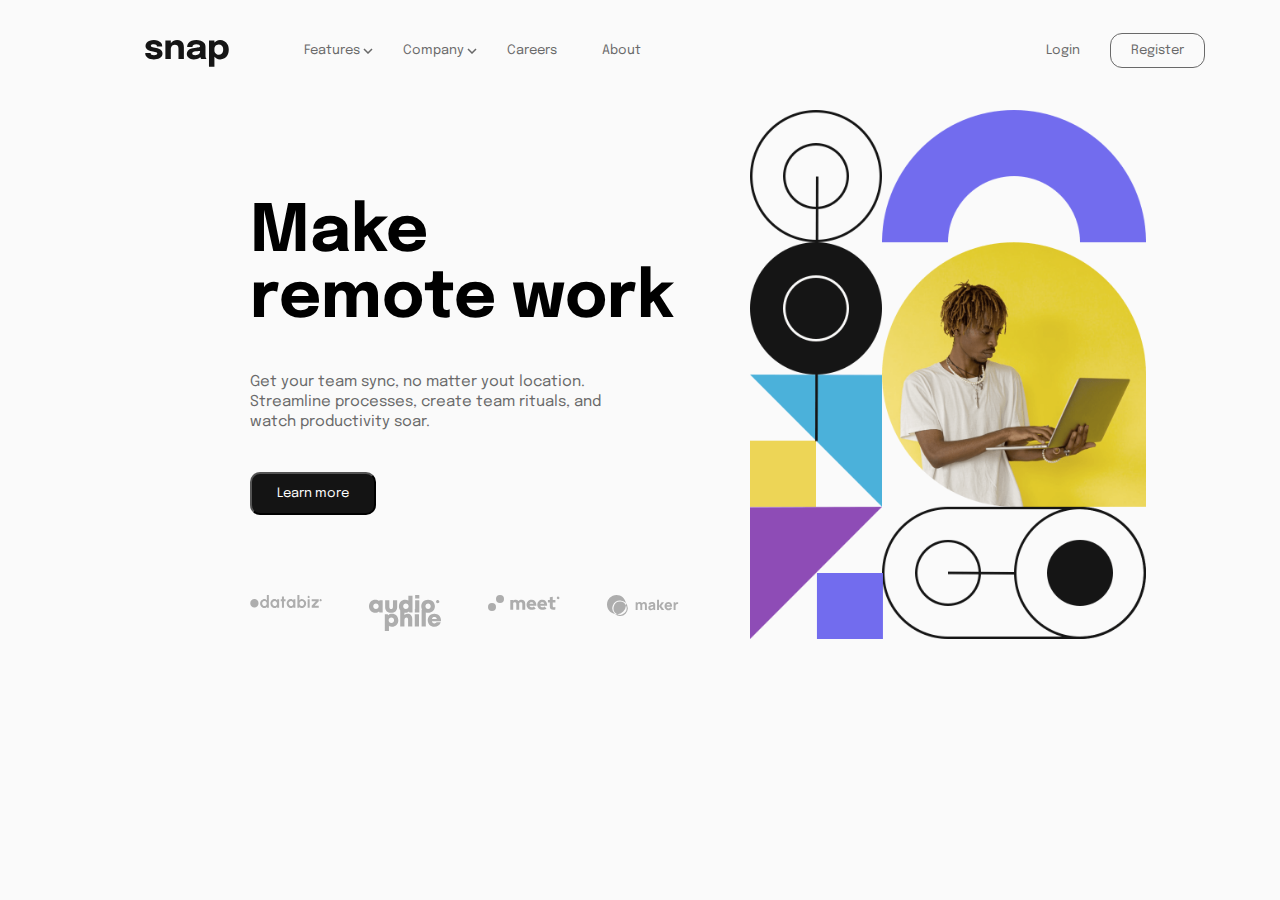
<file: snap/index.html>
<!DOCTYPE html>
<html lang="en">
<head>
    <meta charset="UTF-8">
    <meta http-equiv="X-UA-Compatible" content="IE=edge">
    <meta name="viewport" content="width=device-width, initial-scale=1.0">
    <link rel="icon" type="image/x-icon" href="./imagenes/favicon-32x32.png">
    <link rel="preconnect" href="https://fonts.googleapis.com">
    <link rel="preconnect" href="https://fonts.gstatic.com" crossorigin>
    <link rel="stylesheet" href="./style.css">
    <link href="https://fonts.googleapis.com/css2?family=Epilogue:wght@500;700&display=swap" rel="stylesheet">
    <title>snap</title>
</head>
<body>
    <header>
        <nav class="navi">
            <ul class="naveizq">
                <li><a href="#"><img class="logoi" src="./imagenes/logo.svg" alt="logos"></a></li>
                <li class="despe1">
                    <a style="padding-bottom: 10px;" href="#">Features <span class="cambi"><img src="./imagenes/icon-arrow-down.svg" alt="flecha"></span></a>
                    <ul>
                        <li>
                            <a href="#"><span><img class="mico" src="./imagenes/icon-todo.svg" alt="Todo"></span>Todo List</a>
                        </li>
                        <li>
                            <a href="#"><span><img class="mico" src="./imagenes/icon-calendar.svg" alt="Calendar"></span>Calendar</a>
                        </li>
                        <li>
                            <a href="#"><span><img class="mico" src="./imagenes/icon-reminders.svg" alt="rmeind"></span>Reminders</a>
                        </li>
                        <li>
                            <a href="#"><span><img class="mico" src="./imagenes/icon-planning.svg" alt="plan"></span>Planning</a>
                        </li>
                    </ul>
                </li>
                <li class="despe2">
                    <a style="padding-bottom: 10px;" href="#">Company <span class="cambi"><img src="./imagenes/icon-arrow-down.svg" alt="flecha"></span></a>
                    <ul>
                        <li><a href="#">History</a></li>
                        <li><a href="#">Our Team</a></li>
                        <li><a href="#">Blog</a></li>
                    </ul>
                </li>
                <li><a href="#">Careers</a></li>
                <li><a href="#">About</a></li>
            </ul>
            <ul class="naveder">
                <li><a href="#">Login</a></li>
                <li><a class="registros" href="#">Register</a></li>
            </ul>
        </nav>
    </header>
    <main>
        <section class="glori">
            <h1>Make<br>remote work</h1>
            <p>Get your team sync, no matter yout location. <br>Streamline processes, create team rituals, and <br>watch productivity soar.</p>
            <button>Learn more</button>
            <div class="urnapa">
                <ul class="urna">
                    <li><a href="#"><img src="./imagenes/client-databiz.svg" alt="databid"></a></li>
                    <li><a href="#"><img src="./imagenes/client-audiophile.svg" alt="auidiofiule"></a></li>
                    <li><a href="#"><img src="./imagenes/client-meet.svg" alt="meeet"></a></li>
                    <li><a href="#"><img src="./imagenes/client-maker.svg" alt="maherr"></a></li>
                </ul>
            </div>
        </section>
        <section class="imgel">
            <img class="imgel iniea"src="./imagenes/image-hero-desktop.png" alt="prini">
        </section>
    </main>   
</body>
</html>
</file>
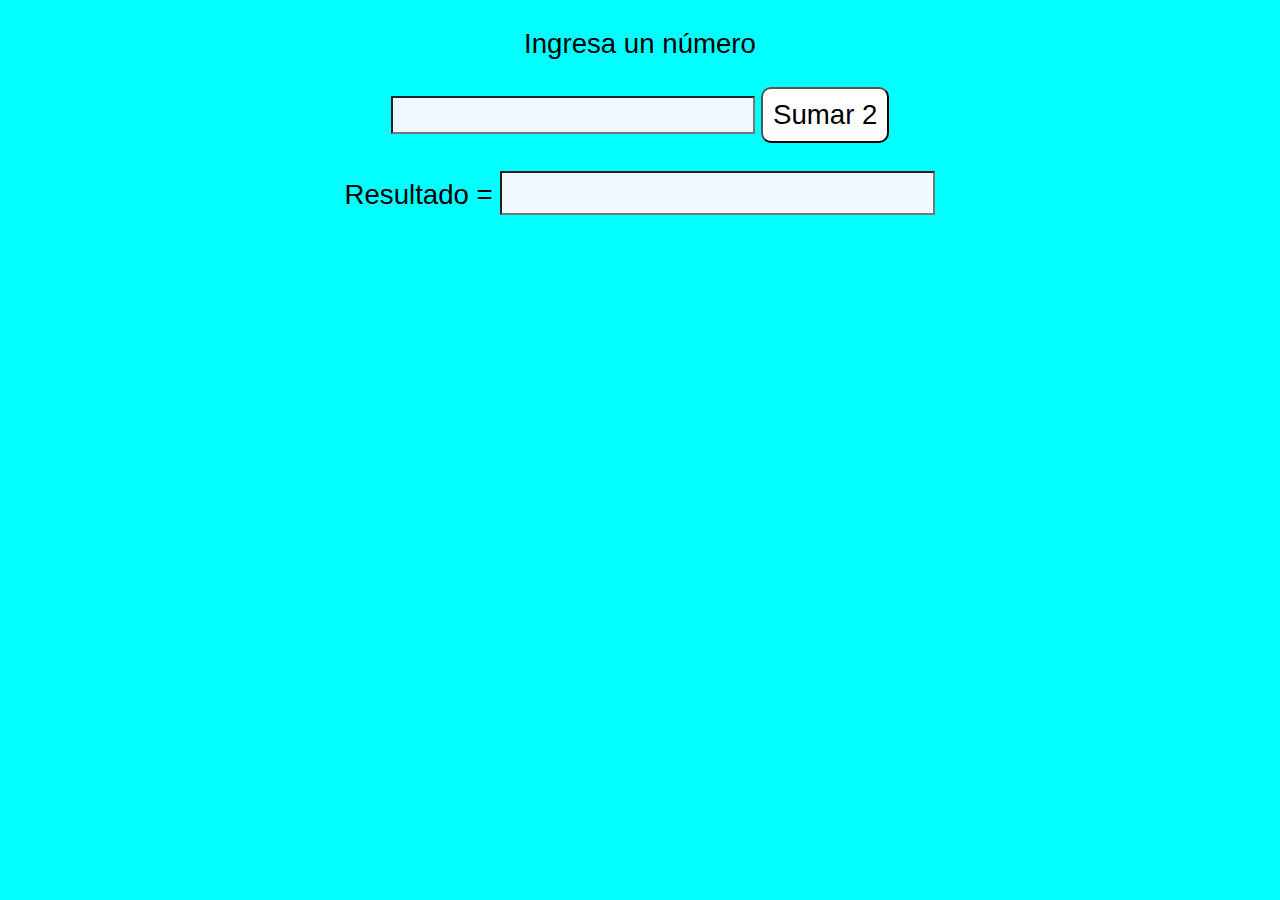
<file: sumardos/index.html>
<!DOCTYPE html>
<html lang="en">
<head>
    <meta charset="UTF-8">
    <meta http-equiv="X-UA-Compatible" content="IE=edge">
    <meta name="viewport" content="width=device-width, initial-scale=1.0">
    <title>Suma de 2 en 2</title>
    <style>
        *{
            text-align: center;
            background-color: aqua;
            font-size: larger;
            font-family: Arial, Helvetica, sans-serif;
        }
        
        button{
            padding: 10px;
            background-color: white;
            border-radius: 10px;
        }

        button:hover{
            cursor: pointer;
            background-color: black;
            color: white;
        }

        input{
            background-color: aliceblue;
        }
        
    </style>
</head>
<body>
    <script src="./main.js"></script>
    <p>Ingresa un número</p>
    <input type="text" id="cant" value="">
    <button onclick="sumaDos()">Sumar 2</button>
    <p>Resultado = <input type="text" id="chg" readonly="readonly" ></p> 
    <!-- <p>Total en pesos = <span id="chg">_____</span>$</p>  -->
</body>
</html>
</file>
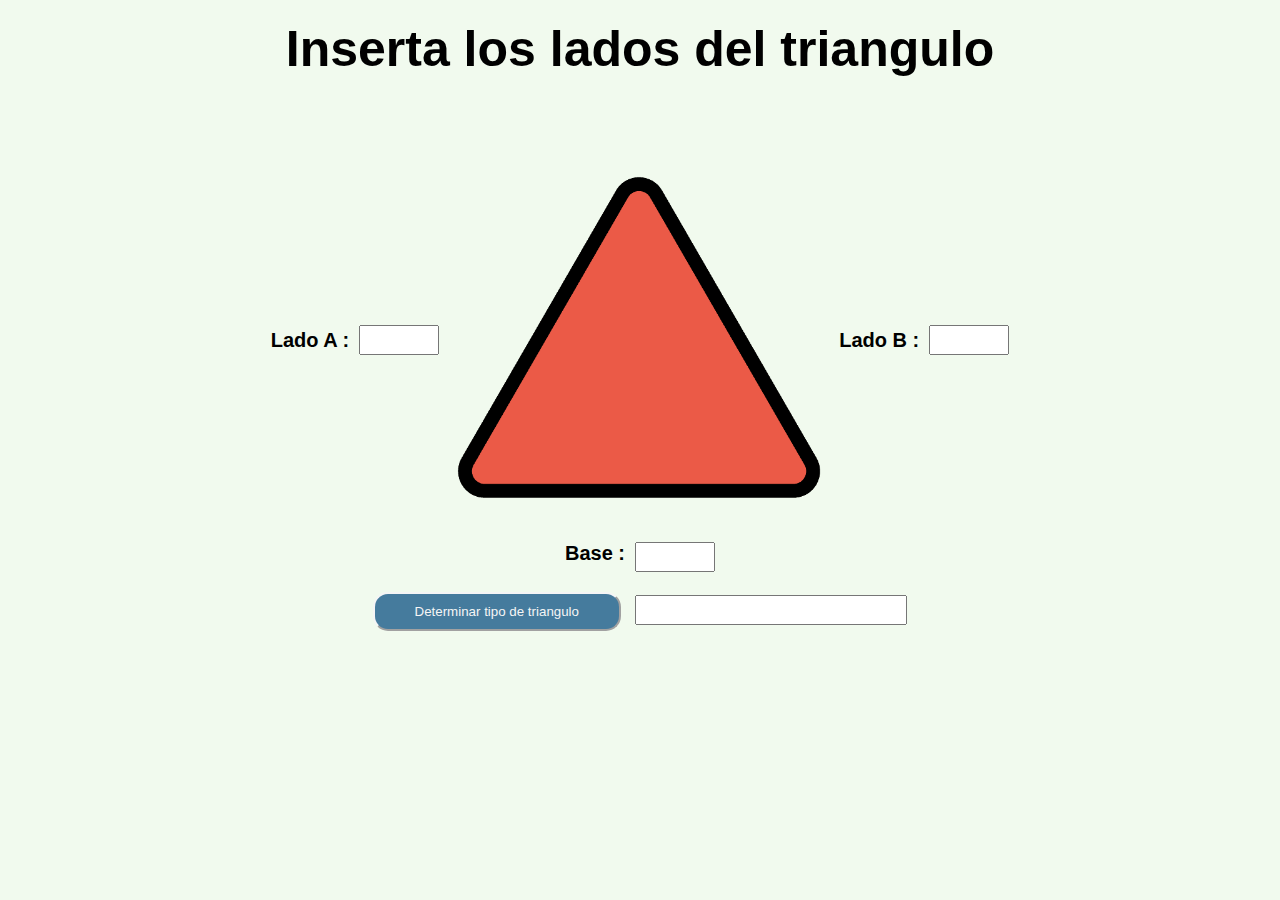
<file: Triangulos/index.html>
<!DOCTYPE html>
<html lang="en">
<head>
    <meta charset="UTF-8">
    <meta http-equiv="X-UA-Compatible" content="IE=edge">
    <meta name="viewport" content="width=device-width, initial-scale=1.0">
    <title>Lados del triangulo</title>
    <link rel="stylesheet" href="https://necolas.github.io/normalize.css/8.0.1/normalize.css">
    <link rel="stylesheet" href="./style.css">
</head>
<body>
    <script src="./main.js"></script>
    <header>
        <h1>Inserta los lados del triangulo</h1>
    </header>
    <main>
        <section class="izq">
            <p>Lado A :  </p>
            <input id="ladoA" type="text"><br>
        </section>
        <div style="z-index: -1;">
            <img src="./imgs/triangulos.png" alt="triangulo">
        </div>
        <section class="der">
            <p>Lado B :</p>
            <input id="ladoB" type="text"><br>
        </section>
    </main>
    <footer>
        <div class="basein">
            <p>Base :</p>
            <input id="base" type="text"><br>
        </div>
        <div>
            <button onclick="deteTrin()">Determinar tipo de triangulo</button>
            <input id="resul" type="text" readonly>
        </div>
    </footer>
</body>
</html>
</file>
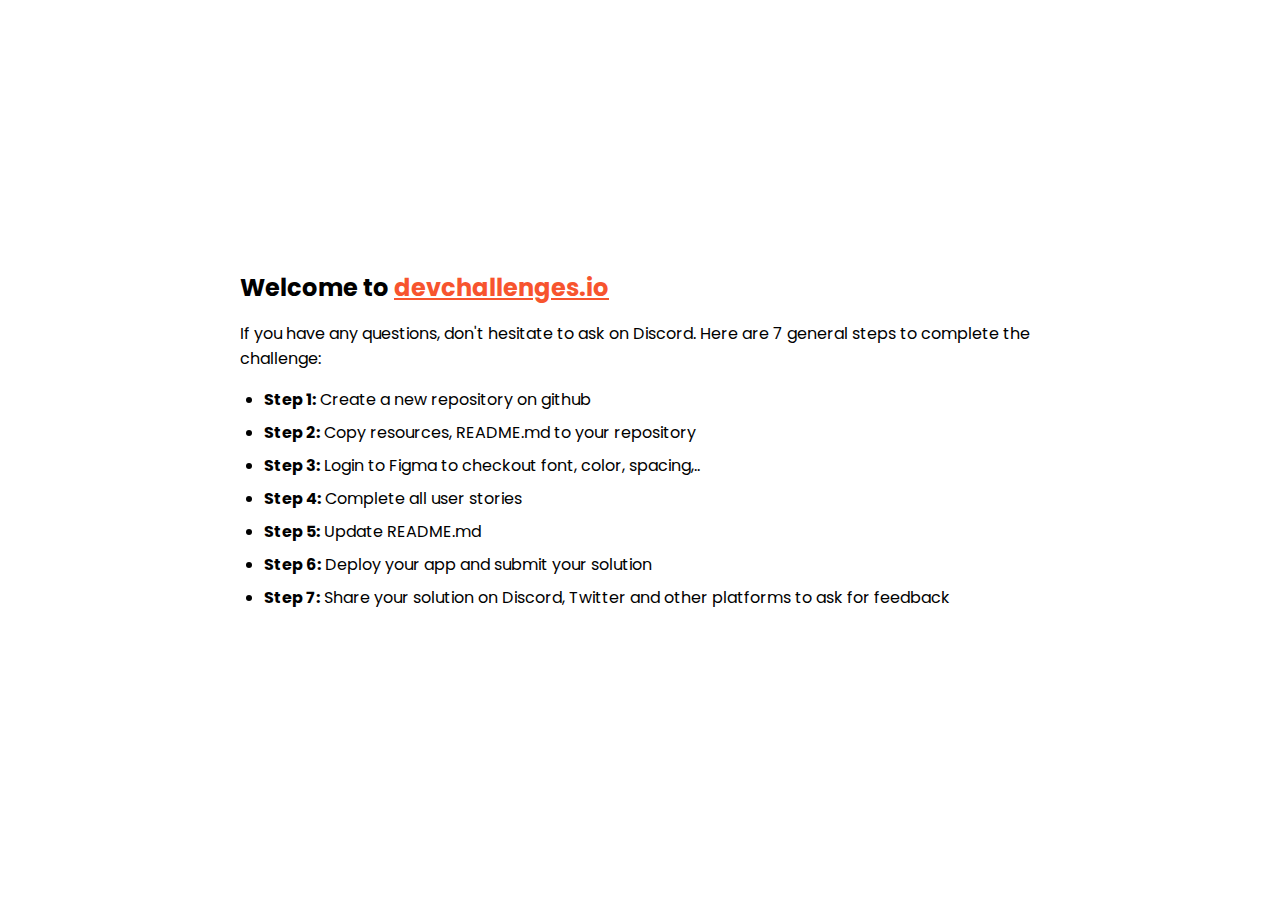
<file: ClimaInt/weather-app-master/index.html>
<!DOCTYPE html>
<html lang="en">
  <head>
    <meta charset="utf-8" />
    <meta
      name="viewport"
      content="width=device-width, initial-scale=1,
  maximum-scale=5"
    />

    <link rel="icon" href="devchallenges.png" />

    <link
      rel="shortcut icon"
      type="image/x-icon"
      href="https://devchallenges.io/"
    />

    <link
      href="https://fonts.googleapis.com/css2?family=Poppins:wght@400;500&display=swap"
      rel="stylesheet"
    />

    <title>Devchallenges</title>

    <style>
      body {
        font-family: "Poppins", sans-serif;
      }

      ul {
        padding-left: 24px;
      }

      li {
        margin-bottom: 8px;
      }

      .welcome {
        max-width: 800px;
        margin: 0 auto;
      }

      .welcome-text {
        margin-top: 30vh;
        font-weight: 500;
      }

      .welcome-text p {
        font-size: 1rem;
        font-weight: 400;
      }

      .welcome-text h1 {
        font-size: 1.5rem;
      }

      .welcome-text a {
        color: #f7542e;
      }
    </style>
  </head>
  <body>
    <div class="welcome">
      <div class="welcome-text">
        <h1>
          Welcome to
          <a href="https://devchallenges.io/" target="_blank"
            >devchallenges.io</a
          >
        </h1>

        <p>
          If you have any questions, don't hesitate to ask on Discord. Here are
          7 general steps to complete the challenge:
        </p>
      </div>

      <ul>
        <li><b>Step 1:</b> Create a new repository on github</li>
        <li><b>Step 2:</b> Copy resources, README.md to your repository</li>
        <li>
          <b>Step 3:</b> Login to Figma to checkout font, color, spacing,..
        </li>
        <li><b>Step 4:</b> Complete all user stories</li>
        <li><b>Step 5:</b> Update README.md</li>
        <li><b>Step 6:</b> Deploy your app and submit your solution</li>
        <li>
          <b>Step 7:</b> Share your solution on Discord, Twitter and other
          platforms to ask for feedback
        </li>
      </ul>
    </div>
  </body>
</html>
</file>
<file: Edie/Style.css>
*{
    margin: 0;
    padding: 0;
    box-sizing: border-box;
}

:root{
    --color-texto-titulos: #333333;
    --font-family: 'Heebo', sans-serif;
    --textos-full: 'Poppins', sans-serif;
    --monsse-textos: 'Montserrat', sans-serif;
    --textos-azules: #2D9CDB;
    --textos-oscuros:#4F4F4F;
    --textos-grises: #828282;
    --fondos-emails: #F2F2F2;
    --textos-emails: #BDBDBD;
    --verdes-cajas: #27AE60;
    --rojos-cajas: #EB5757;
    --fondos-grises-2: #E0E0E0;
    --fondo-footer: #100E1D;
}

p{
    line-height: 24px;
}

button{
    cursor: pointer;
}

h1{
    cursor: default;
}


header{
    width: 100%;
    padding: 10px;
    display: grid;
    grid-template-columns: repeat(2, 1fr);
    grid-template-rows: auto;
}

header .titulo-1{
    text-decoration: none;
    color: var(--color-texto-titulos);
    font-family: var(--font-family);
    font-weight: 700;
    font-size: 24px;
}

header nav{
    width: 300px;
    grid-column-start: 2;
    grid-row-start: 1;
}

header ul{
    list-style: none;
    display: flex;
    justify-content: flex-end;
    transform: scale(0);
    margin-top: 13px;
}

.accesos li{
    margin-right: 28px;
    width: max-content;
}

.accesos li > a{
    color: var(--color-texto-titulos);
    text-decoration: none;
    font-family: var(--font-family);
    font-weight: 500;
    font-size: 20px;
}

.hambur{
    width: 18px;
    height: 18px;
    grid-column-start: 2;
    grid-row-start: 1;
    justify-self: right;
}

/* ----------------------------------aqui empieza el main------------------------ */

.uptext{
    color: var(--textos-azules);
    font-size: 12px;
    font-family: var(--font-family);
    font-weight: 500;
    margin-top: 47px;
    margin-left: 30px;
}

.toph1{
    color: var(--color-texto-titulos);
    font-family: var(--font-family);
    font-weight: 500;
    font-size: 26px;
    line-height: 36px;
    margin-left: 30px;
    margin-right: 56px;
    max-width: 543px;
}

/* -----------------------------------hero image--------------------------------- */

.herotop{
    width: 100%;
    margin-top: 15px;
}

.herotop img{
    width: 100%;
    height: 145px;
    border-radius: 15px;
    object-fit: cover;
}

/* --------------------------------primera tarjeta----------------------------- */

.topcard{
    max-width: 366px;
    /* display: flex;
    justify-content: center; */
    margin-left: 30px;
    margin-top: 22px;
}

main{
    padding: 10px;
}

main .tarjetatop h1{
    font-family: var(--font-family);
    font-weight: 500;
    font-size: 26px;
    line-height: 36px;
    color: var(--color-texto-titulos);
    margin-bottom: 20px;
    margin-right: 90px;
}

main .tarjetatop .pnormal{
    font-family: var(--font-family);
    color: var(--textos-oscuros);
    font-weight: 400;
    font-size: 12px;
    line-height: 18px;
    margin-right: 43px;
}

.tarjetatop .pchico{
    font-size: 10px;
    margin-top: 20px;
    font-family: var(--font-family);
    color: var(--textos-grises);
    font-weight: 500;
    font-size: 10px;
    line-height: 15px;
}

.tarjetatop .email{
    display: flex;
    background-color: var(--fondos-emails);
    border-radius: 12px;
    height: 47px;
    justify-content: space-between;
    align-items: center;
    margin-top: 3px;
    font-family: var(--font-family);
    padding: 4px;
}

.tarjetatop .email p{
    margin-left: 19px;
    color: var(--textos-emails);
}

.tarjetatop .email button{
    padding: 11px 21px;
    color: var(--fondos-emails);
    border-radius: 12px;
    background-color: var(--textos-azules);
    border: 0px;
    font-weight: 500;
    font-size: 14px;
}

/* ----------------------------------------middle h2------------------------------------ */

.middleh2{
    margin-top: 100px;
    font-weight: 500;
    font-size: 24px;
    font-family: var(--font-family);
    color: var(--color-texto-titulos);
    margin-left: 39px;
    margin-right: 100px;
}

/* --------------------------------------seccion de las tarjeta de desarrollador-------- */

.cards-middle{
    display: flex;
    flex-direction: column;
    margin-top: 50px;
}

.cardm{
    width: 341px;
    padding: 46px 34px;
    border-radius: 24px
}

.cardm .uiux{
    width: 67px;
    height: 67px;
    padding: 20.5px;
    background-color: var(--textos-azules);
    border-radius: 16px;
}

.cardm .uiux > img{
    width: 27px;
}

h3{
    font-family: var(--font-family);
    font-weight: 700;
    font-size: 24px;
    margin-top: 35px;
    color: var(--color-texto-titulos);
}

.cardm > p{
    font-family: var(--font-family);
    font-weight: 400;
    font-size: 16px;
    margin-top: 24px;
    margin-bottom: 30px;
}

.cardm .frontend{
    width: 67px;
    height: 67px;
    padding: 20.5px;
    background-color: var(--textos-azules);
    border-radius: 16px;
    background: var(--verdes-cajas);
}

.cardm .frontend > img{
    width: 29px;
}

.cardm .backend{
    width: 67px;
    height: 67px;
    padding: 22px 19px;
    background-color: var(--textos-azules);
    border-radius: 16px;
    background: var(--rojos-cajas);
}

.cardm .backend > img{
    width: 30px;
    height: 24px;
}
.greyy{
    text-decoration: none;
    font-family: var(--font-family);
    border-radius: 12px;
    background-color: var(--fondos-grises-2);
    font-weight: 500;
    font-size: 16px;
    color: var(--textos-grises);
    padding: 9px 13px;
}

.azul{
    text-decoration: none;
    font-family: var(--font-family);
    border-radius: 12px;
    background-color: var(--textos-azules);
    font-weight: 500;
    font-size: 16px;
    color: white;
    padding: 9px 13px;
}

/* ------------------------------------ seccion de grid imagenes------------------------------ */

.cardmgrid{
    margin-top: 40px;
    display: grid;
    grid-template: auto / auto;
    grid-gap: 20px;
    font-family: var(--font-family);
}

.cardtopizq{
    width: 100%;
}

.cardmgrid img{
    width: 100%;
    height: 350px;
    border-radius: 15px;
    object-fit: cover;
}

.cardmgrid .pchico{
    font-size: 10px;
    margin-top: 5px;
    font-family: var(--font-family);
    color: var(--textos-grises);
    font-weight: 500;
    font-size: 10px;
}

.cardmgrid h4{
    font-weight: 500;
    font-size: 18px;
    color: var(--color-texto-titulos);
}

.cajaflecha{
    margin-top: 30px;
}

.flecha{
    text-decoration: none;
    color: var(--textos-azules);
    font-weight: 500;
    font-size: 18px;
    vertical-align: middle;
}

.flecha > img{
    width: 16px;
    height: 20px;
    margin-left: 12px;
}

/* -----------------------------------seccion meet team------------------------------- */

.meetteam{
    margin-top: 60px;
}

.tarjetaizq{
    font-family: var(--font-family);
    width: 280px;
}

.tarjetaizq .naranja{
    font-weight: 500;
    font-size: 18px;
    color: var(--rojos-cajas);
}

.tarjetaizq h2{
    font-weight: 500;
    font-size: 36px;
    font-family: var(--font-family);
    color: var(--color-texto-titulos);
    margin-top: 10px;
    margin-bottom: 10px;
    /* margin-right: 100px; */
}

.tarjetaizq .pchico{
    font-weight: 400;
    font-size: 16px;
    color: var(--textos-oscuros);
}

/* ----------------------aqui empieza el grid de imageners de personas----------------- */

.gridbottom{
    margin-top: 10px;
    display: grid;
    grid-template-columns: 1fr 1fr;
    grid-template-rows: 1fr 1fr;
    grid-gap: 8px;
    grid-template-areas: 
    "a b"
    "a c"
    ;
}

.gridbottom img{
    border-radius: 15px;
}

.cajaimg1 > img{
    object-fit: contain;
    width: 100%;
}

.img2 > img{
    object-fit: contain;
    width: 95%;
}

.img3 > img{
    object-fit: contain;
    width: 85%;
}

.img1{
    height: 100%;
    display: flex;
    justify-content: flex-end;
    align-items: center;
    grid-area: a;
}

.img2{
    grid-area: c;
    display: flex;
    align-items: baseline;
}

.img3{
    grid-area: b;
    display: flex;
    align-items: flex-end;
}

/* --------------------------------------h2 de abajo------------------------------------ */

.h3bottom{
    width: 90%;
    font-weight: 500;
    font-size: 24px;
    font-family: var(--font-family);
    color: var(--color-texto-titulos);
    margin-top: 80px;
    /* margin-right: 100px; */
}

/* --------------------------------incia tarjeta del footer--------------------------- */

.cards{
    margin-top: 30px;
}

.tarjetabottom{
    width: 351px;
    display: grid;
    grid-template-columns: 90px 1fr;
    /* grid-template-rows: repeat(2, max-content); */
    grid-template-areas: 
    "a b"
    "a c"
    ;
}

.tarjetabottom img{
    grid-area: a;
    border-radius: 15px;
    width: 100%;
}

.tarjetabottom h4{
    grid-area: b;
    color: var(--color-texto-titulos);
    font-family: var(--font-family);
    font-weight: 500;
    font-size: 24px;
    margin-left: 30px;
    margin-top: 5px;
}

.tarjetabottom p{
    grid-area: c;
    font-family: var(--font-family);
    color: var(--textos-grises);
    font-weight: 500;
    font-size: 18px;
    margin-left: 30px;
}

/* --------------------------aqui empieza el footer-------------------------------- */

footer{
    background-color: var(--fondo-footer);
    margin-top: 70px;
}

footer nav{
    padding: 30px;
}

footer ul{
    list-style: none;
    display: flex;
    flex-direction: column;
}

.accesos2 li > a{
    color: white;
    text-decoration: none;
    font-family: var(--font-family);
    font-weight: 400;
    font-size: 18px;
    line-height: 200%;
}

footer .sociales{
    padding: 30px;
}

.sociales h2{
    color: white;
    font-family: var(--textos-full);
    font-size: 36px;
    font-weight: 800;
    
}

.emailbottom{
    padding: 35px;
}

.emailbottom .email{
    max-width: 350px;
    display: flex;
    background-color: var(--fondos-emails);
    border-radius: 12px;
    height: 47px;
    justify-content: space-between;
    align-items: center;
    margin-top: 3px;
    font-family: var(--font-family);
    padding: 4px;
}

.emailbottom .pchico{
    font-family: var(--font-family);
    color: var(--textos-emails);
}

.emailbottom .email button{
    padding: 11px 21px;
    color: var(--fondos-emails);
    border-radius: 12px;
    background-color: var(--textos-azules);
    border: 0px;
    font-weight: 500;
    font-size: 14px;
}

.emailbottom p{
    margin-left: 19px;
    color: var(--textos-emails);
}

.fin{
    margin-top: 130px;
    padding-bottom: 24px;
    color: var(--fondos-emails);
    font-family: var(--monsse-textos);
    font-weight: 500;
    font-size: 14px;
    line-height: 17px;
    text-align: center;
}

@media(min-width: 800px){

    body{
        max-width: 1440px;
        margin: auto;
    }

    header{
        padding: 42px;
    }

    header nav{
        width: 100%;
    }
    
    header ul{
        transform: scale(1);
    }

    .accesos li > a:hover::before{
        content: "";
        text-align: center;
        height: .2rem;
        width: 3rem;
        background-color: var(--rojos-cajas);
        border-radius: 10px;
        position: absolute;
        bottom: 0;
        z-index: -1;
        cursor: pointer;
    }
    
    .hambur{
        transform: scale(0);
    }

    header .titulo-1{
        font-size: 36px;
    }

    .uptext{
        font-size: 18px;
        line-height: 27px;
        margin-left: 13%;
    }

    .toph1{
        font-size: 48px;
        line-height: 72px;
        margin-left: 13%;
        margin-top: 10px;
    }

    .herotop{
        max-width: 1332px;
        margin: auto;
        margin-top: 30px;
    }

    .herotop img{
        height: 354px;
        object-fit: none;
    }

    .topcard{
        margin-left: 13%;
        
    }
    
    main .tarjetatop h1{
        font-size: 48px;
        line-height: 72px;
        margin: 0;
    }
    
    main .tarjetatop .pnormal{
        font-size: 18px;
        line-height: 27px;
        margin-top: 35px;
        margin-bottom: 35px;
    }
    
    .tarjetatop .pchico{
        font-size: 14px;
        line-height: 21px;
    }
    
    .tarjetatop .email{
        height: 57px;
    }
    
    .tarjetatop .email p{
        font-size: 18px;
    }
    
    .tarjetatop .email button{
        padding: 15px 27px;
        font-size: 18px;
    }

    .middleh2{
        margin-left: 8%;
        margin-top: 180px;
        max-width: 346px;
        font-size: 36px;
        line-height: 54px;
    }

    .cards-middle{
        flex-direction: row;
        justify-content: space-evenly;
        width: 100%;
    }

    .cardmgrid{
        grid-template-columns: repeat(2, 1fr);
        grid-template-rows: repeat(2, 50rem);
        grid-gap: 1%;
        margin-left: 8%;
        margin-right: 8%;
    }

    .cardm:hover{
        box-shadow: 0px 10px 30px rgba(51, 51, 51, 0.1);
        cursor: pointer;
    }

    .cardmgrid img{
        width: 100%;
        height: 36rem;
        border-radius: 15px;
        object-fit: cover;
    }

    .flecha > img{
        width: 16px;
        height: 20px;
    }

    .cardtopizq{
        margin-top: 10em;
    }

    .cardbottomizq{
        margin-top: 8em;
    }

    .cardbottomder{
        margin-top: -3em;
    }

    .cardmgrid .pchico{
        font-size: 14px;
        line-height: 21px;
    }
    
    .cardmgrid h4{
        font-size: 24px;
        line-height: 36px;
    }
    
    .cajaflecha{
        margin-top: 10em;
        text-align: right;
        align-self: baseline;
    }
    
    .flecha{
        font-size: 24px;
    }

    .flecha:hover::before{
        content: "";
        /* text-align: center; */
        height: .2rem;
        width: 6rem;
        background-color: var(--textos-azules);
        border-radius: 10px;
        position: absolute;
        z-index: 1;
        cursor: pointer;
    }

    .meetteam{
        display: flex;
        margin-left: 8%;
        justify-content: space-between;
        margin-top: 15rem;
        margin-right: 8%;
    }

    .tarjetaizq{
        align-self: center;
    }

    .h3bottom{
        max-width: 800px;
        font-size: 36px;
        line-height: 54px;
        margin-left: 8%;
        text-align: justify;
        margin-top: 15rem;
    }

    .cards{
        margin-left: 8%;
        margin-top: 3em;
    }

    footer{
        margin-top: 12rem;
    }
    
    /* footer nav{
        padding: 30px;
    }*/
    
    .foot1{
        display: flex;
        justify-content: space-evenly;
    }

    .accesos2 li > a:hover{
        color: var(--textos-azules);
    }
    
    .emailbottom{
        width: 350px;
        padding: 30px 0px;
    }

    .emailbottom .email{
        height: 57px;
    }
    
    .emailbottom .pchico{
        font-size: 14px;
    }

    .emailbottom p{
        font-size: 18px;
    }
    
    .emailbottom .email button{
        padding: 15px 27px;
        font-size: 18px;
    }

    .fin{
        margin-top: 5rem;
    }
    /*
    
    .accesos2 li > a{
        color: white;
        text-decoration: none;
        font-family: var(--font-family);
        font-weight: 400;
        font-size: 18px;
        line-height: 200%;
    }
    
    footer .sociales{
        padding: 30px;
    }
    
    .sociales h2{
        color: white;
        font-family: var(--textos-full);
        font-size: 36px;
        font-weight: 800;
        
    } */
}
</file>
<file: Miniprotectos/style.css>
*{
    margin: 0;
    padding: 0;
    box-sizing: border-box;
    /* max-width: 375px; */
}

body{
    min-width: 375px;
}


:root{
    /* Colores Primarios */

    --Rojo-Suave: hsl(7, 99%, 70%);
    --Amarillo: hsl(51, 100%, 49%);
    --titulos-cyan: hsl(167, 40%, 24%); /*diseño gradico de texto*/
    --texto: hsl(198, 62%, 26%); /*texto fotografico*/
    --Cyan-moderado-oscuro: hsl(168, 34%, 41%); /*pie de pagina*/

    /* Colores neutrales */

    --Azul-Oscuro-desaturado: hsl(212, 27%, 19%);
    --Azul-grisáceo-muy-oscuro: hsl(213, 9%, 39%);
    --Azul-grisáceo-oscuro: hsl(232, 10%, 55%);
    --Azul-grisáceo: hsl(210, 4%, 67%);
    --Blanco: hsl(0, 0%, 100%);

    /* Fuentes */

    --barlow: 'Barlow', sans-serif;
    --frances: 'Fraunces', serif;
}

/* estructura general del header */

header{
    background-image: url(./images/mobile/image-header.jpg);
    background-size: cover;
    background-repeat: round;
    width: auto;
    height: 538px;
    align-items: center;
}

header > h1{
    color: white;
    font-family: var(--frances);
    text-align: center;
    width: 300px;
    margin: auto;
    margin-top: 90px;
    letter-spacing: 9px;
}

header .flecha{
    width: 10%;
    text-align: center;
    margin: auto;
    margin-top: 70px;
}

/* img{
    width: 100%;
} */

/* Barra de navegacion */

nav{
    display: flex;
    justify-content: space-between;
    padding: 15px;
}

nav .logohead{
    color: white;
    text-decoration: none;
    font-family: var(--barlow);
    font-size: 18px;
    font-weight: 800;
}

nav .navi{
    display: flex;
    list-style: none;
    transform: scale(0);
}

/* nav .hambu{
    transform: scale(1);
} */

header .hambu{
    width: 100%;
}

header .hambu > a{
    display: block;
    margin: auto;
    text-align: end;
    margin-top: -32px;
}

header .hambu  a > img{
    margin-right: 20px;
    
}

nav .navi li > a{
    text-decoration: none;
    color: white;
    margin-left: 30px;
    padding: 14px 25px;
    font-family: var(--barlow);
    font-size: 16px;
    border-radius: 24px;
}

nav .navi li > .cont{
    background-color: var(--Blanco);
    color: black;
    font-family: var(--frances);
    font-weight: 700;
    font-size: 12px;
}

nav .navi li > .cont:hover{
    background-color: hsl(199, 100%, 81%);
    color: var(--Blanco);
    cursor: pointer;
}

/* aqui inicia el main */

main .items1{
    display: flex;
    flex-direction: column-reverse;
    text-align: center;
}

main .huevo > img{
    width: 100%;
}

main .txt-huevo{
    padding: 25px 25px 80px;
}

main .items1 h1{
    font-family: var(--frances);
    font-size: 30px;
    width: 300px;
    margin: 0px auto 0px;
    margin-top: 40px;
    color: var(--Azul-Oscuro-desaturado);
}

main .items1 p{
    font-family: var(--barlow);
    margin-top: 25px;
    margin-bottom: 25px;
    font-size: 18px;
    color: var(--texto);
    line-height: 25px;
    
}

main .items1 a{
    display: flex;
    flex-direction: column;
    text-decoration: none;
    padding: 0px 10px;
    border-radius: 5px;
    color: var(--Azul-Oscuro-desaturado);
    font-family: var(--frances);
    font-weight: 900;
    font-size: 18px;
    position: relative;
    align-items: center;
}

.lernh::before{
    content: "";
    height: 10px;
    width: 150px;
    background-color: hsl(49, 97%, 87%);
    border-radius: 10px;
    position: absolute;
    bottom: 0;
    z-index: -1;
}

.lernh:hover::before{
    background-color: hsl(50, 98%, 49%);
    cursor: pointer;
}

/* -------------------------------------I-T-E-M-S 2--------------------------------- */

main .items2{
    display: flex;
    flex-direction: column;
    text-align: center;
}

main .copas > img{
    width: 100%;
}

main .copa{
    padding: 25px 25px 80px;
}

main .items2 h1{
    font-family: var(--frances);
    font-size: 30px;
    width: 300px;
    margin: auto;
    margin-top: 40px;
    color: var(--Azul-Oscuro-desaturado);
}

main .items2 p{
    font-family: var(--barlow);
    margin-top: 25px;
    margin-bottom: 25px;
    font-size: 18px;
    color: var(--texto);
    line-height: 25px;
}

main .items2 a{
    text-decoration: none;
    display: flex;
    flex-direction: column;
    color: var(--Azul-Oscuro-desaturado);
    font-family: var(--frances);
    font-weight: 900;
    position: relative;
    align-items: center;
    font-size: 18px;
    padding: 0px 10px;
}

.lernc::before{
    content: "";
    height: 10px;
    width: 150px;
    background-color: hsl(10, 84%, 93%);
    border-radius: 10px;
    position: absolute;
    bottom: 0;
    z-index: -1;
}

.lernc:hover::before{
    background-color: hsl(9, 99%, 69%);
    cursor: pointer;
}

/* -------------------------------------I-T-E-M-S 3--------------------------------- */

main .items3{
    text-align: center;
}

main .items3 h1{
    font-family: var(--frances);
    font-size: 30px;
    color: var(--Azul-Oscuro-desaturado);
    margin-top: 320px;
}

main .items3 p{
    font-family: var(--barlow);
    font-size: 16px;
    color: var(--texto);
    line-height: 25px;
}

main .cereza{
    background-image: url(./images/mobile/image-graphic-design.jpg);
    background-size: cover;
    background-repeat: no-repeat;
    width: auto;
    height: 538px;
    padding: 25px 20px 80px;
}

main .naranja{
    background-image: url(./images/mobile/image-photography.jpg);
    background-size: cover;
    background-repeat: no-repeat;
    width: auto;
    height: 538px;
    padding: 25px 20px 80px;
}

/* -------------------------------------TESTIMONIOS SECCION--------------------------------- */

main .test{
    text-align: center;
    padding: 25px 20px 80px;
}

main .test h1{
    font-family: var(--frances);
    font-size: 16px;
    letter-spacing: 5px;
    color: var(--Azul-grisáceo);
    margin-top: 50px;
    margin-bottom: 50px;
}

main .test h2{
    font-family: var(--frances);
    font-size: 16px;
    font-weight: 900;
    color: var(--titulos-cyan);
    margin-bottom: 10px;
}

main .test p{
    font-family: var(--barlow);
    color: var(--texto);
    margin-bottom: 30px;
    line-height: 30px;
    text-align: center;
}

main .emili > img{
    width: 20%;
    border-radius: 50%;
    margin-bottom: 30px;
    margin-top: 40px;
}

main .tomas > img{
    width: 20%;
    border-radius: 50%;
    margin-bottom: 30px;
    margin-top: 40px;
}

main .jenni > img{
    width: 20%;
    border-radius: 50%;
    margin-bottom: 30px;
    margin-top: 40px;
}

main .test .greey{
    color: var(--Azul-grisáceo);
}

main .jenni{
    width: 300px;
    margin: auto;
}

main .tomas{
    width: 300px;
    margin: auto;
}

main .emili{
    width: 300px;
    margin: auto;
}

/* ------------------------------ITEMS 4 y 5 cuadricula de imagenes------------------------------ */

main .items4{
    display: flex;
}

main .items4 div{
    width: 50%;
}

main .items4 div> img{
    width: 100%;
}

main .items5{
    display: flex;
    margin-top: -5px;
}
main .items5 div{
    width: 50%;
}

main .items5 div> img{
    width: 100%;
}

/* ------------------------------Aqui empieza el FOOTER------------------------------ */

footer{
    text-align: center;
    background-color: hsl(167, 44%, 70%);
    margin-top: -28px;
    padding: 30px 20px 80px;
}

footer h1{
    font-family: var(--barlow);
    font-weight: 900;
    letter-spacing: 1px;
    color: var(--titulos-cyan);
    margin-top: 70px;
    margin-bottom: 40px;
}

footer .refer{
    max-width: 500px;
    margin: auto;
    display: flex;
    justify-content: space-evenly;
    text-align: center;
    list-style: none;
}

footer .refer li > a{
    text-decoration: none;
    font-family: var(--barlow);
    color: var(--Cyan-moderado-oscuro);
}

footer .social{
    width: 200px;
    margin: auto;
    list-style: none;
    display: flex;
    justify-content: space-evenly;
    margin-top: 60px;
}

footer .refer li > a:hover{
    color: var(--Blanco);
    cursor: pointer;
}

footer .social .faceb:hover{
    content: url(./images/blancos/icon-facebook.svg);
    cursor: pointer;
}
footer .social .insta:hover{
    content: url(./images/blancos/icon-instagram.svg);
    cursor: pointer;
}

footer .social .tiwtt:hover{
    content: url(./images/blancos/icon-twitter.svg);
    cursor: pointer;
}

footer .social .pintt:hover{
    content: url(./images/blancos/icon-pinterest.svg);
    cursor: pointer;
}

/* ----------------------------------Vista escritorio---------------------------------- */

@media (min-width: 1024px){

    body{
        max-width: 1440px;
        margin: auto;
    }

    header{
        background-image: url(./images/desktop/image-header.jpg);
        height: 750px;
    }

    header h1{
        width: auto;
        margin-top: 150px;
    }

    header .flecha{
        margin-top: 70px;
    }

    header .flecha > img{
        width: 30%;
    }

    nav{
        padding:30px;
    }

    nav .navi{
        transform: scale(1);
        margin-top: 15px;
    }

    header .hambu{
        transform: scale(0);
    }
    nav .logohead{
        font-size: 28px;
    }

 /* ---------------------main --------------------------  */

    main .items1{
        flex-direction: row;
    }

    main .items1 .txt-huevo{
        width: 50%;
        display: flex;
        flex-direction: column;
        justify-content: center;
        align-items: center;
        
    }

    main .items1 .huevo{
        width: 50%;
        margin: auto;
        display: flex;
        justify-content: center;
        align-items: center;
        overflow: hidden
    }

    main .items1 .huevo > img{
        content: url(./images/desktop/image-transform.jpg);
        flex-shrink: 0;
        min-width: 100%;
        min-height: 100%
    }

    main .items1 .txt-huevo p{
        max-width: 500px;
        text-align: left;
    }

    main .items1 .txt-huevo h1{
        margin: 0px;
        margin-left: -200px;
        text-align: left;
    }

    main .items1 .txt-huevo a{
        margin: 0px;
        margin-left: -350px;
        text-align: left;
    }

    main .items2{
        flex-direction: row;
    }

    main .items2 .copa{
        width: 50%;
        display: flex;
        flex-direction: column;
        justify-content: center;
        align-items: center;
        
    }

    main .items2 .copas{
        width: 50%;
        margin: auto;
        display: flex;
        justify-content: center;
        align-items: center;
        overflow: hidden
    }

    main .items2 .copas > img{
        content: url(./images/desktop/image-stand-out.jpg);
        flex-shrink: 0;
        min-width: 100%;
        min-height: 100%
    }

    main .items2 .copa p{
        max-width: 500px;
        text-align: left;
    }

    main .items2 .copa h1{
        margin: 0px;
        margin-left: -200px;
        text-align: left;
    }

    main .items2 .copa a{
        margin: 0px;
        margin-left: -350px;
        text-align: left;
    }

    main .items3{
        display: flex;
    }

    main .cereza{
        background-image: url(./images/desktop/image-graphic-design.jpg);
        width: 50%;
    }

    main .naranja{
        background-image: url(./images/desktop/image-photography.jpg);
        width: 50%;
    }

    main .cereza p{
        max-width: 350px;
        margin: auto;
    }

    main .naranja p{
        max-width: 350px;
        margin: auto;
    }

    main .gente{
        display: flex;
        justify-content: center;
        gap: 20px;
    }

    main .gente .emili{
        margin: 10px;
    }

    main .gente .tomas{
        margin: 10px;
    }

    main .gente .jenni{
        margin: 10px;
    }

    main .cuadri{
        display: flex;
    }     
    
    main .cuadri .items5{
        margin: 0;
    }

    main .cuadri .items4 .botellas{
        content: url(./images/desktop/image-gallery-milkbottles.jpg);
    }
    main .cuadri .items4 .oran{ 
        content: url(./images/desktop/image-gallery-orange.jpg);
    }

    main .cuadri .items5 .vono{
        content: url(./images/desktop/image-gallery-cone.jpg);
    }
    main .cuadri .items5 .sugi{ 
        content: url(./images/desktop/image-gallery-sugarcubes.jpg);
    }

    
}
</file>
<file: snap/style.css>
* {
    margin: 0;
    padding: 0;
    font-size: 13px;
    font-family: 'Epilogue', sans-serif;
    box-sizing: border-box;
}

body{
    background-color: hsl(0, 0%, 98%);
    width: 1440px;
}

/*========================== CSS HEADER ====================================*/

header{
    width: 100%;
    height: 80px;
}

header nav{
    display: flex;
    justify-content: space-between;
}

header nav .naveizq{
    width: 700px;
    height: auto;
    display: flex;
    margin-left: 50px;
    margin-top: 30px;
    list-style: none;
    justify-content: center;
    align-items: center;
}

header nav .naveder{
    width: 600px;
    height: auto;
    display: flex;
    margin-top: 30px;
    list-style: none;
    justify-content: center;
    align-items: center;
}

header nav .naveizq li a{
    margin-right: 30px;
    margin-left: 15px;
    text-decoration: none;
    color: hsl(0, 0%, 41%);
}

header nav .naveizq li{
    position: relative;
}

header nav .naveder li a{
    margin-right: 30px;
    text-decoration: none;
    color: hsl(0, 0%, 41%);
}

header nav .naveder .registros{
    border: 1.5px solid hsl(0, 0%, 41%);
    border-radius: 12px;
    padding: 10px 20px;
}

header nav .naveizq .despe1 ul{
    width: max-content;
    display: none;
    list-style: none;
    position: absolute;
    background-color: white;
    border-radius: 10px;
    box-shadow: 0 4px 10px 0;
    padding: 5px 0px 15px 0px;
    margin-top: 10px;
}

header nav .naveizq .despe2 ul{
    width: max-content;
    display: none;
    list-style: none;
    position: absolute;
    align-content: center;
    background-color: white;
    border-radius: 10px;
    box-shadow: 0 4px 10px 0;
    padding: 5px 0px 15px 0px;
    margin-top: 10px;
}

header nav .naveizq .despe1 li{
    margin-top: 8px;
    text-align: justify;
}

header nav .naveizq .despe2 li{
    margin-top: 8px;
}

header nav .naveizq .despe1 .mico{
    width: 10px;
    margin-right: 10px;
}

header nav .naveizq .logoi{
    margin-right: 30px;
    margin-top: 10px;
}

header nav .naveizq .despe1 a{
    margin: 15px;
}

header nav .naveizq .despe2 a{
    margin: 15px;
}

header nav .naveizq li a:hover{
    color: hsl(0, 0%, 8%);
}

header nav .naveizq li a:hover > .cambi img{
    content: url("./imagenes/icon-arrow-up.svg");
}

header nav .naveizq .despe1:hover > ul{
    display: flex;
    flex-direction: column;
}

header nav .naveizq .despe2:hover > ul{
    display: flex;
    flex-direction: column;
}

header nav .naveder li a:hover{
    color: hsl(0, 0%, 8%);
    border-color: hsl(0, 0%, 8%);
}

/*========================== CSS MAIN ====================================*/

main{
    margin-top: 30px;
    display: flex;
}

main .glori{
    width: 45%;
    margin-left: 250px;
    margin-top: 90px;
}

main h1{
    font-weight: 700;
    font-size: 500%;
}

main .imgel{
    width: 55%;
    margin-right: 80px;

}

main .imgel > img{
    width: 65%;
}

main .glori p{
    font-size: 15px;
    margin-top: 40px;
    line-height: 20px;
    color: hsl(0, 0%, 41%);
}

main button{
    margin-top: 40px;
    padding: 13px 25px;
    border-radius: 10px;
    color: white;
    background-color: hsl(0, 0%, 8%);
}

main .urnapa{
    margin-top: 80px;
}

main .urna{
    list-style: none;
    margin-right: 60px;
    display: flex;
    justify-content: space-between;
}

main .urna li{
    margin-right: 10px;
}

main .urna li img{
    width: 72px;
}

button:hover{
    background-color: hsl(0, 0%, 98%);
    color: hsl(0, 0%, 8%);
    cursor: pointer;
}
</file>
<file: Triangulos/style.css>
*{
    margin: 0;
    padding: 0;
    box-sizing: border-box;
    font-family: Arial, Helvetica, sans-serif;
}

body{
    background-color: #f1faee;
}

p{
    font-size: 20px;
    font-weight: 600;
    margin-right: 10px;
}

input{
    height: 30px;
    font-size: 20px;
    font-weight: 600;
    text-align: center;
}

header{
    text-align: center;
    height: fit-content;
    margin: 20px 0px 10px 0px;
}

h1{
    font-size: 50px;
}

main{
    display: flex;
    justify-content: center;
}

main img{
    width: 500px;
}

main .izq{
    display: flex;
    align-items: center;
    margin-right: -50px;
}

main .izq > input{
    width: 80px;
}

main .der{
    display: flex;
    align-items: center;
    margin-left: -50px;
}

main .der > input{
    width: 80px;
}

footer{
    margin-top: -50px;
    display: flex;
    flex-direction: column;
    align-items: center;
}

footer .basein{
    display: flex;
    flex-direction: row;
    margin-bottom: 20px;
}

footer #base{
    width: 80px;
}

button{
    padding: 10px 40px;
    margin-right: 10px;
    background-color: #457b9d;
    border-radius: 15px;
    color: whitesmoke;
    border-color: whitesmoke;
}

button:hover{
    background-color: #1d3557;
    color: white;
    border-color: white;
}

button:active{
    position: relative;
    bottom: 5px;
    left: 5px;
}
</file>
